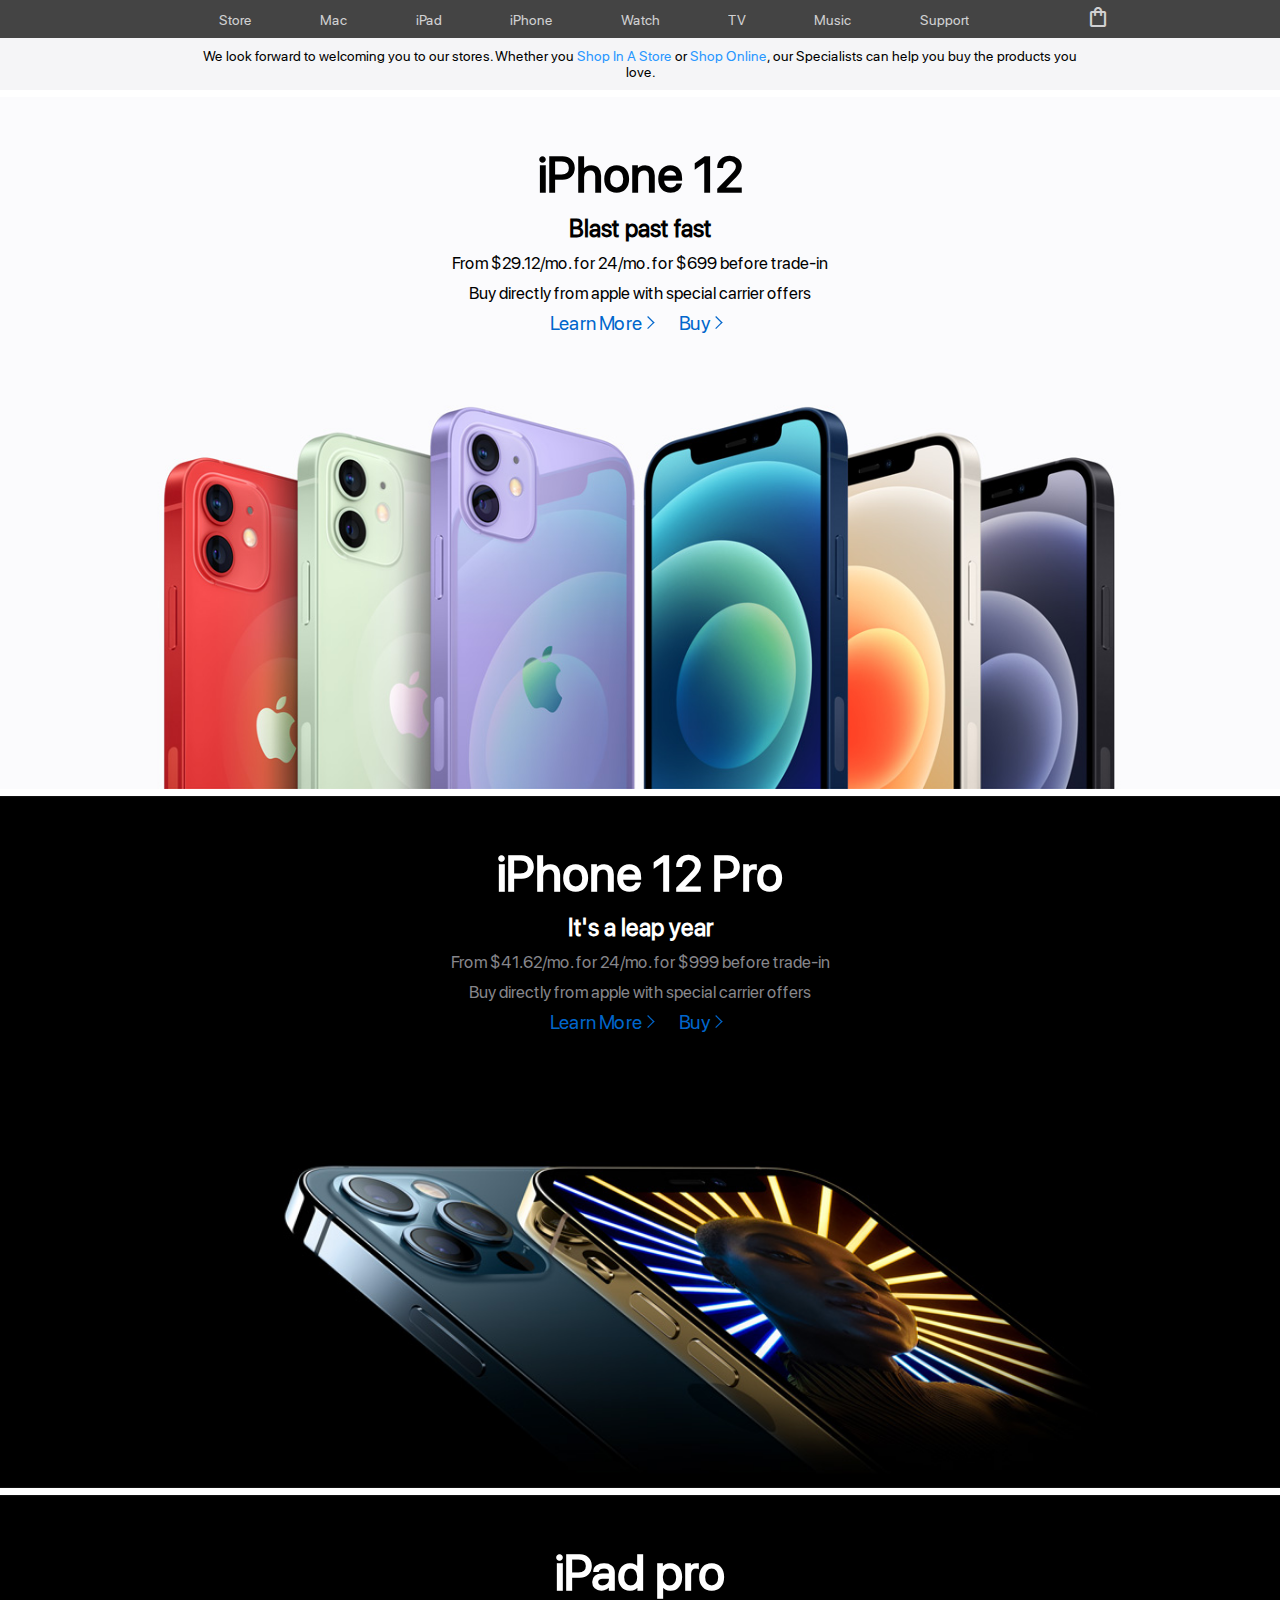
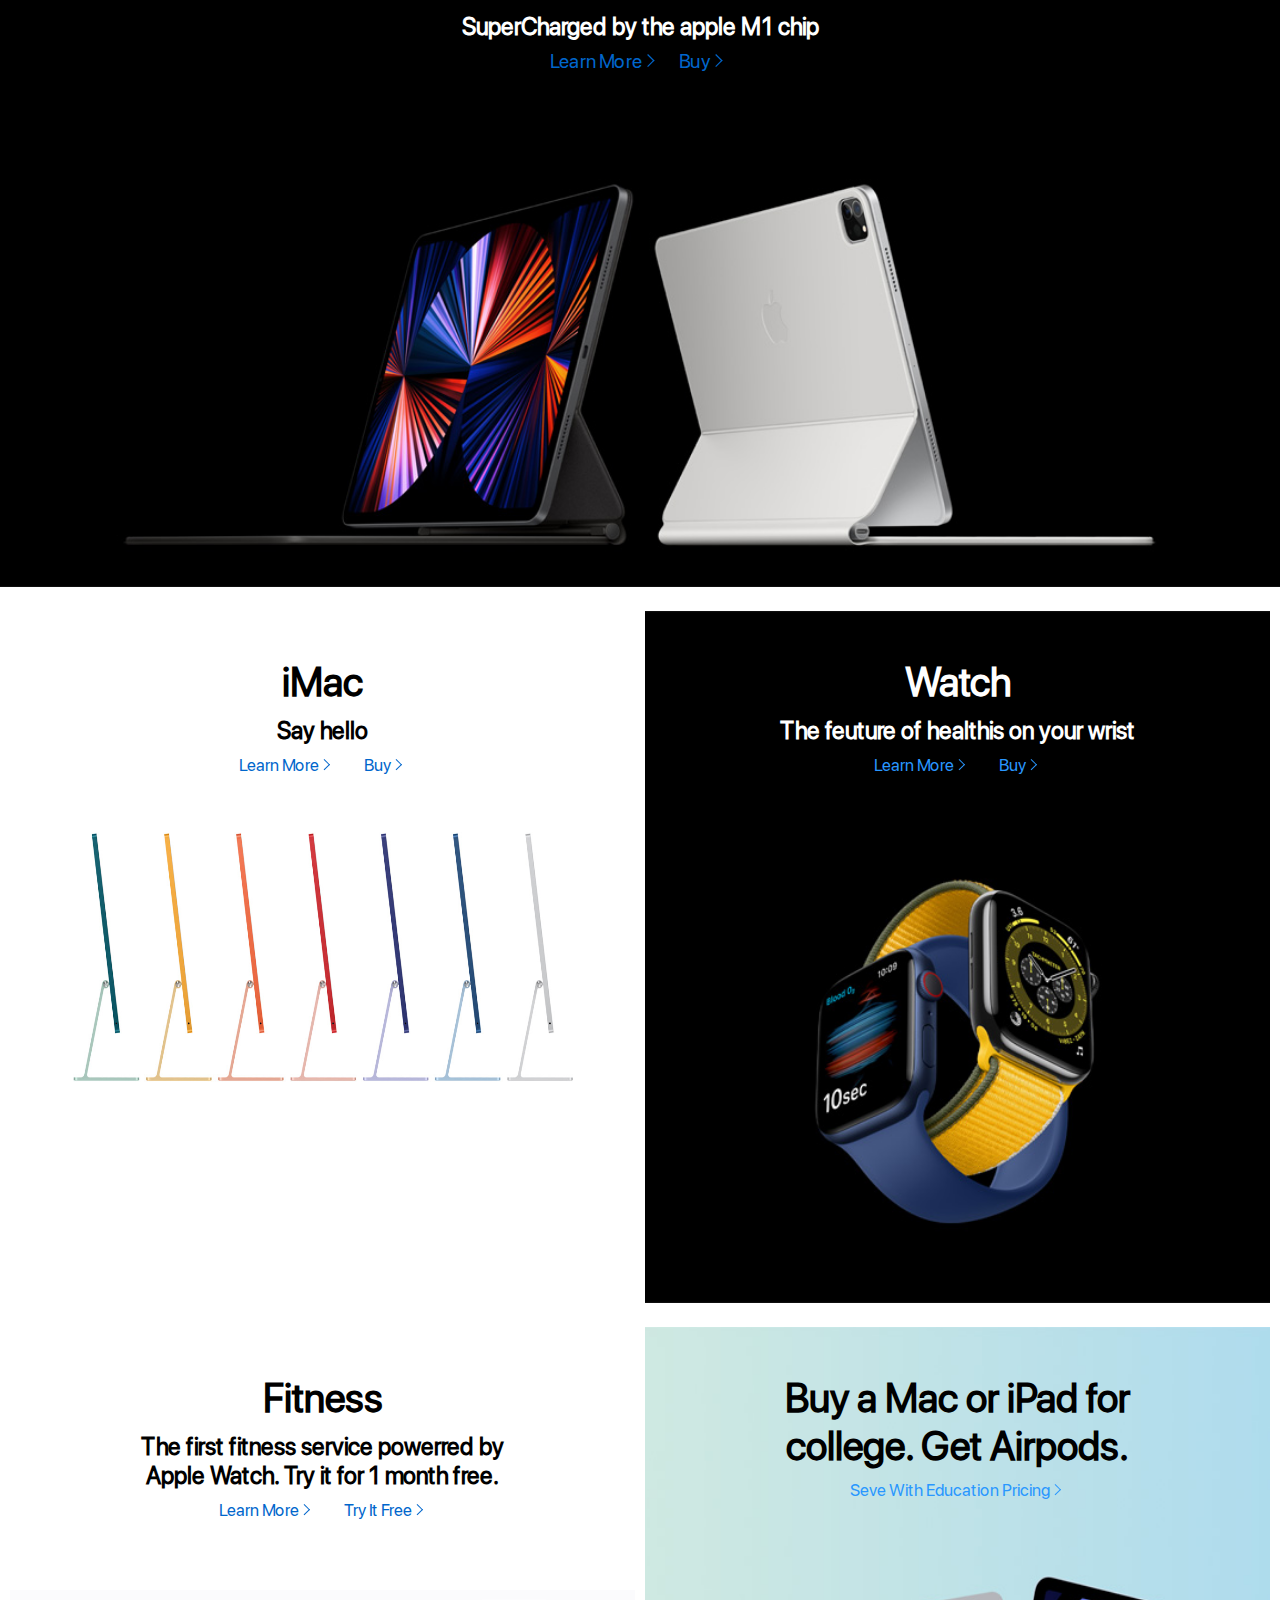
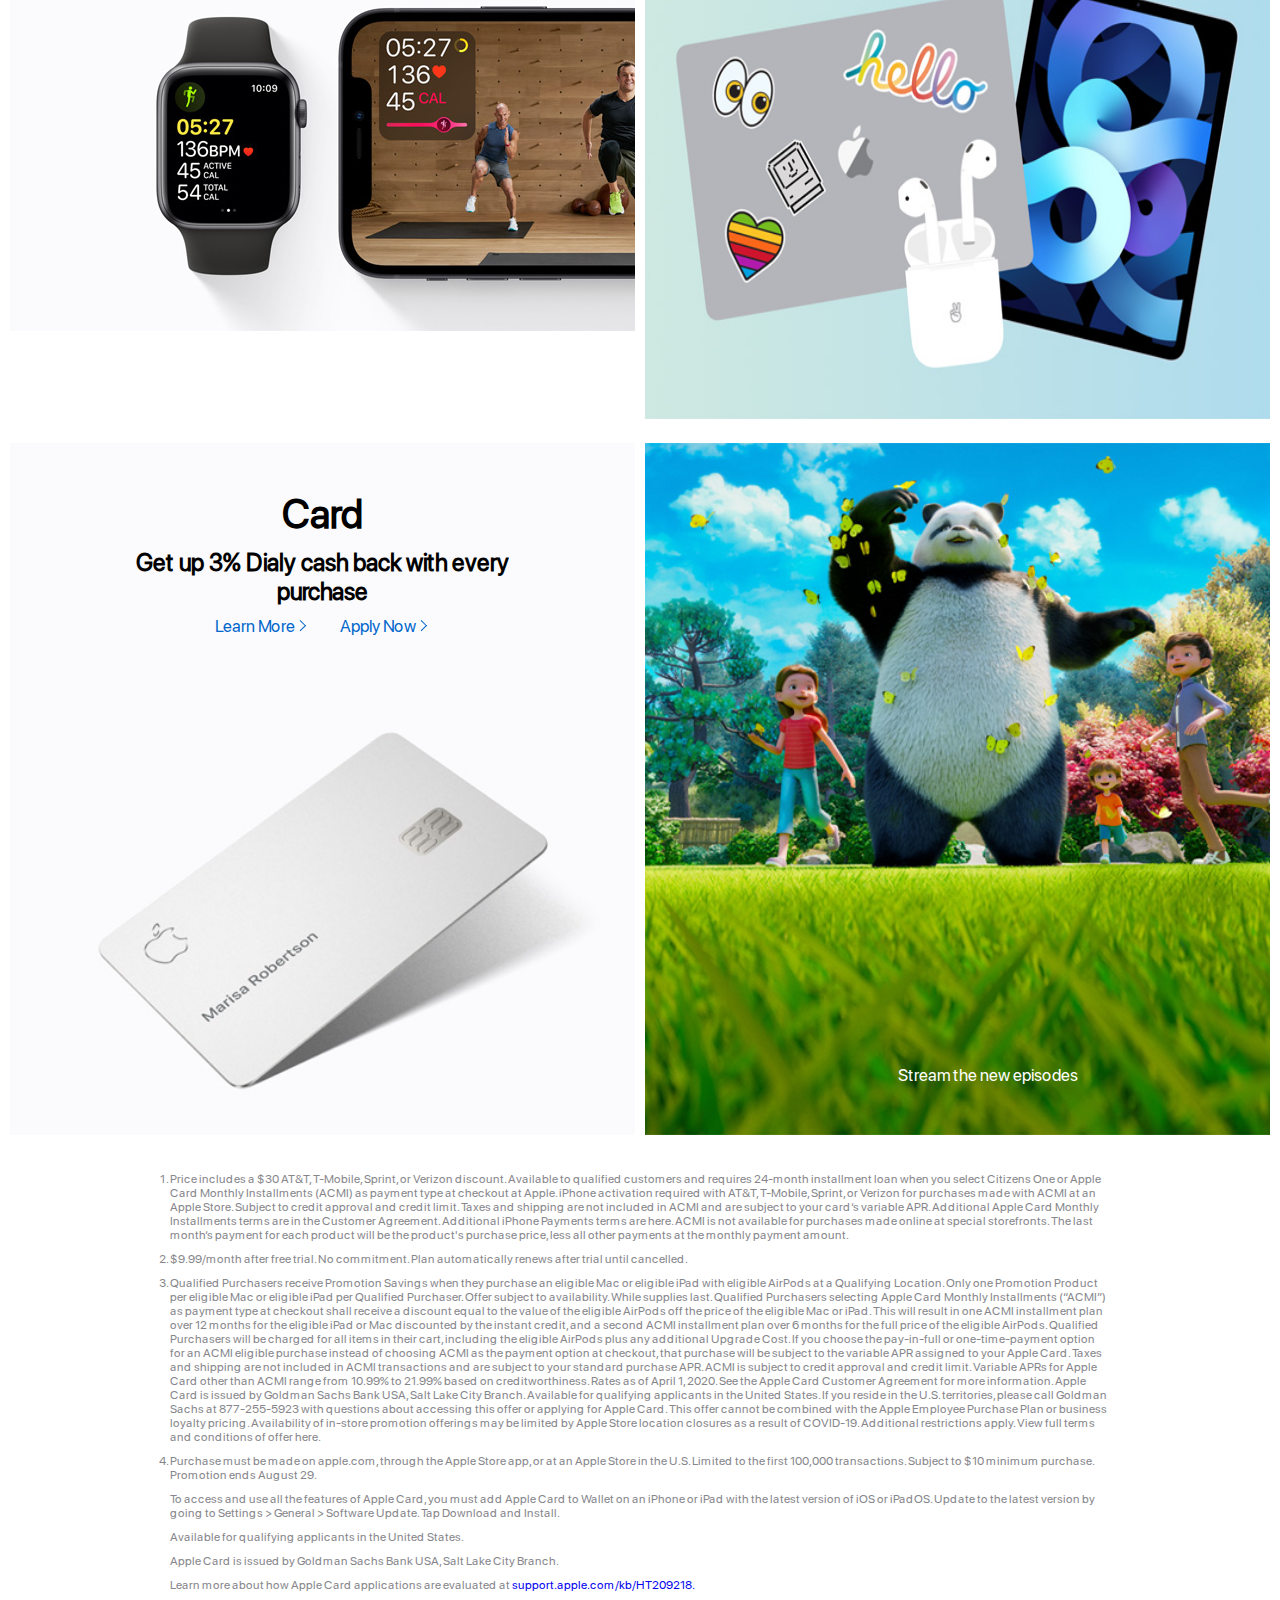
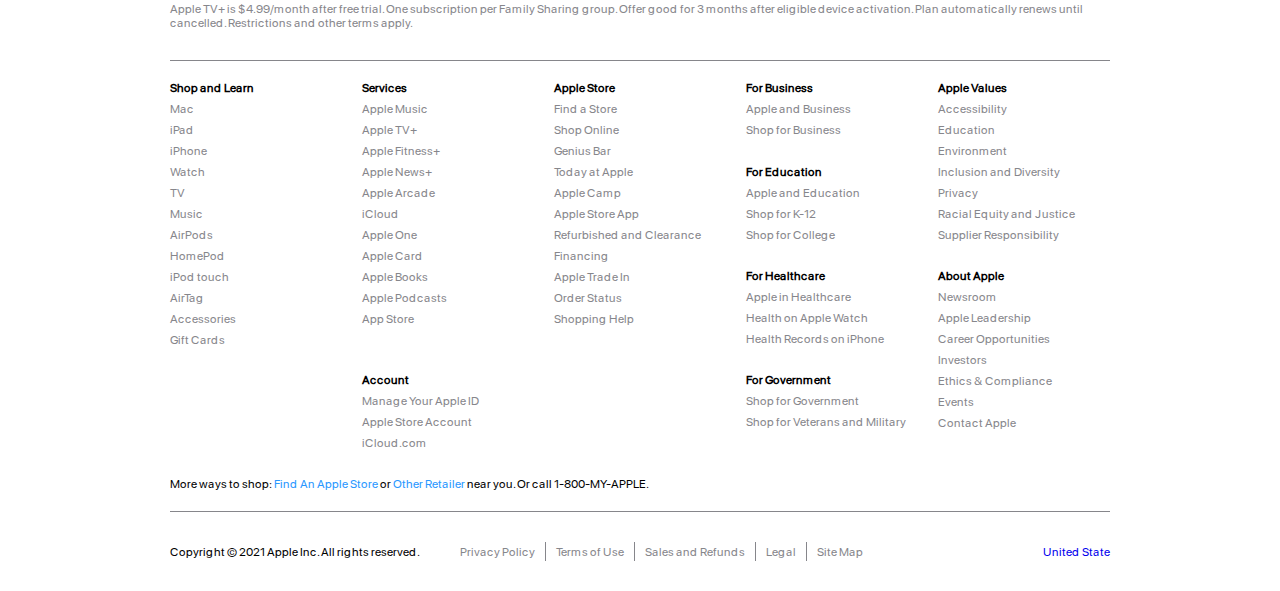
<file: main-page/index.html>
<!DOCTYPE html>
<html lang="en">
  <head>
    <meta charset="UTF-8">
    <meta http-equiv="X-UA-Compatible" content="IE=edge">
    <meta name="viewport" content="width=device-width, initial-scale=1.0">
    <link rel="stylesheet" href="https://kit-free.fontawesome.com/releases/latest/css/free.min.css" media="all">
    <link rel="stylesheet" href="https://fonts.googleapis.com/icon?family=Material+Icons+Outlined">
    <link rel="stylesheet" href="style.css">
    <title>Apple </title>
  </head>
  <body> 
    <header>
      <nav> 
        <div class="logo"> <a href="#"><i class="fab fa-apple"></i></a></div>
        <label for="bars">
          <div></div> 
          <div></div>
        </label>
        <input type="checkbox" id="bars">
        <ul> 
          <li><a href="">Store</a></li>
          <li><a href="">Mac</a></li>
          <li><a href="">iPad</a></li>
          <li><a href="">iPhone</a></li>
          <li><a href="">Watch</a></li>
          <li><a href="">TV</a></li>
          <li><a href="">Music</a></li>
          <li><a href="">Support</a></li>
          <li><i class="fas fa-search"></i></li>
        </ul>
        <div class="bag"> <span class="material-icons-outlined">shopping_bag</span></div>
      </nav>
    </header>
    <main>
      <section class="welcoming-darker">
        <p>We look forward to welcoming you  to our stores. Whether you <a class="lighter-link" href="#">shop in a store</a> or <a class="lighter-link" href="#">shop online</a>, our Specialists can help you buy the products you love.</p>
      </section>
            <section class="main-sections" id="iPhone-12-section"><a class="click-section" href="#"> </a>
              <div class="content"> 
                <h2>iPhone 12</h2>
                <p>Blast past fast</p>
                <p>From $29.12/mo. for 24/mo. for $699 before trade-in</p>
                <p>Buy directly from apple with special carrier offers</p>
                <div class="links"><a class="darker-link-big" href="#">learn more </a> <a class="darker-link-big" href="#">buy</a> </div>
              </div>
              <figure></figure>
            </section>
            <section class="main-sections" id="iPhone-12-Pro-section"><a class="click-section" href="#"> </a>
              <div class="content"> 
                <h2>iPhone 12 Pro</h2>
                <p>It's a leap year</p>
                <p>From $41.62/mo. for 24/mo. for $999 before trade-in</p>
                <p>Buy directly from apple with special carrier offers</p>
                <div class="links"><a class="lighter-link-big" href="#">learn more </a> <a class="lighter-link-big" href="#">buy</a> </div>
              </div>
              <figure></figure>
            </section>
            <section class="main-sections" id="iPad-pro-section"><a class="click-section" href="#"> </a>
              <div class="content"> 
                <h2>iPad pro</h2>
                <p>SuperCharged by the apple M1 chip</p>
                <div class="links"><a class="lighter-link-big" href="#">learn more </a> <a class="lighter-link-big" href="#">buy</a> </div>
              </div>
              <figure></figure>
            </section>
      <section id="products">
        <div class="wrapper">
                    <section class="product-sections" id="iMac-section"><a class="click-section" href="#"></a>
                      <div class="content">
                        <h3>iMac</h3>
                        <p>Say hello</p>
                        <div class="links"> <a class="darker-link" href="#">Learn More</a><a class="darker-link" href="#">Buy</a>
                        </div>
                      </div>
                      <figure>     </figure>
                    </section>
                    <section class="product-sections" id="Watch-section"><a class="click-section" href="#"></a>
                      <div class="content">
                        <h3>Watch</h3>
                        <p>The feuture of healthis on your wrist</p>
                        <div class="links"> <a class="lighter-link" href="#">Learn More</a><a class="lighter-link" href="#">Buy</a>
                        </div>
                      </div>
                      <figure>     </figure>
                    </section>
                    <section class="product-sections" id="Fitness-section"><a class="click-section" href="#"></a>
                      <div class="content">
                        <h3>Fitness</h3>
                        <p>The first fitness service powerred by Apple Watch. Try it for 1 month free.</p>
                        <div class="links"> <a class="darker-link" href="#">Learn More</a><a class="darker-link" href="#">Try it free</a>
                        </div>
                      </div>
                      <figure>     </figure>
                    </section>
                    <section class="product-sections" id="Buy-a-Mac-or-iPad-for-college-Get-Airpods-section"><a class="click-section" href="#"></a>
                      <div class="content">
                        <h3>Buy a Mac or iPad for college. Get Airpods.</h3>
                        <div class="links"> <a class="lighter-link" href="#">Seve with education pricing</a>
                        </div>
                      </div>
                      <figure>     </figure>
                    </section>
                    <section class="product-sections" id="Card-section"><a class="click-section" href="#"></a>
                      <div class="content">
                        <h3>Card</h3>
                        <p>Get up 3% Dialy cash back with every purchase</p>
                        <div class="links"> <a class="darker-link" href="#">Learn More</a><a class="darker-link" href="#">Apply now</a>
                        </div>
                      </div>
                      <figure>     </figure>
                    </section>
                    <section class="product-sections" id="without-title"><a class="click-section" href="#"></a>
                      <div class="content"><a href="#">Stream the new episodes  </a></div>
                      <figure>  </figure>
                    </section>
        </div>
      </section>
    </main>
    <footer>
      <div class="container"> 
        <section class="footer-top"> 
          <article> 
            <ol> 
              <li> 
                <p>Price includes a $30 AT&T, T-Mobile, Sprint, or Verizon discount. Available to qualified customers and requires 24-month installment loan when you select Citizens One or Apple Card Monthly Installments (ACMI) as payment type at checkout at Apple. iPhone activation required with AT&T, T-Mobile, Sprint, or Verizon for purchases made with ACMI at an Apple Store. Subject to credit approval and credit limit. Taxes and shipping are not included in ACMI and are subject to your card’s variable APR. Additional Apple Card Monthly Installments terms are in the Customer Agreement. Additional iPhone Payments terms are here. ACMI is not available for purchases made online at special storefronts. The last month’s payment for each product will be the product's purchase price, less all other payments at the monthly payment amount.</p>
              </li>
              <li> 
                <p>$9.99/month after free trial. No commitment. Plan automatically renews after trial until cancelled.</p>
              </li>
              <li> 
                <p>Qualified Purchasers receive Promotion Savings when they purchase an eligible Mac or eligible iPad with eligible AirPods at a Qualifying Location. Only one Promotion Product per eligible Mac or eligible iPad per Qualified Purchaser. Offer subject to availability. While supplies last. Qualified Purchasers selecting Apple Card Monthly Installments (“ACMI”) as payment type at checkout shall receive a discount equal to the value of the eligible AirPods off the price of the eligible Mac or iPad. This will result in one ACMI installment plan over 12 months for the eligible iPad or Mac discounted by the instant credit, and a second ACMI installment plan over 6 months for the full price of the eligible AirPods. Qualified Purchasers will be charged for all items in their cart, including the eligible AirPods plus any additional Upgrade Cost. If you choose the pay-in-full or one-time-payment option for an ACMI eligible purchase instead of choosing ACMI as the payment option at checkout, that purchase will be subject to the variable APR assigned to your Apple Card. Taxes and shipping are not included in ACMI transactions and are subject to your standard purchase APR. ACMI is subject to credit approval and credit limit. Variable APRs for Apple Card other than ACMI range from 10.99% to 21.99% based on creditworthiness. Rates as of April 1, 2020. See the Apple Card Customer Agreement for more information. Apple Card is issued by Goldman Sachs Bank USA, Salt Lake City Branch. Available for qualifying applicants in the United States. If you reside in the U.S. territories, please call Goldman Sachs at 877-255-5923 with questions about accessing this offer or applying for Apple Card. This offer cannot be combined with the Apple Employee Purchase Plan or business loyalty pricing. Availability of in-store promotion offerings may be limited by Apple Store location closures as a result of COVID-19. Additional restrictions apply. View full terms and conditions of offer here.</p>
              </li>
              <li> 
                <p>Purchase must be made on apple.com, through the Apple Store app, or at an Apple Store in the U.S. Limited to the first 100,000 transactions. Subject to $10 minimum purchase. Promotion ends August 29.</p>
              </li>
            </ol>
            <p>To access and use all the features of Apple Card, you must add Apple Card to Wallet on an iPhone or iPad with the latest version of iOS or iPadOS. Update to the latest version by going to Settings > General > Software Update. Tap Download and Install.</p>
            <p>Available for qualifying applicants in the United States. </p>
            <p>Apple Card is issued by Goldman Sachs Bank USA, Salt Lake City Branch.</p>
            <p>Learn more about how Apple Card applications are evaluated at <a href="#">support.apple.com/kb/HT209218.</a></p>
            <p>Apple TV+ is $4.99/month after free trial. One subscription per Family Sharing group. Offer good for 3 months after eligible device activation. Plan automatically renews until cancelled. Restrictions and other terms apply.</p>
          </article>
        </section>
        <section class="footer-links">
          <div class="wrapper">
                        <div class="Shop-and-Learn">
                          <h5>Shop and Learn</h5>
                          <ul> 
                            <li><a href="Mac">Mac</a></li>
                            <li><a href="iPad">iPad</a></li>
                            <li><a href="iPhone">iPhone</a></li>
                            <li><a href="Watch">Watch</a></li>
                            <li><a href="TV">TV</a></li>
                            <li><a href="Music">Music</a></li>
                            <li><a href="AirPods">AirPods</a></li>
                            <li><a href="HomePod">HomePod</a></li>
                            <li><a href="iPod touch">iPod touch</a></li>
                            <li><a href="AirTag">AirTag</a></li>
                            <li><a href="Accessories">Accessories</a></li>
                            <li><a href="Gift Cards">Gift Cards</a></li>
                          </ul>
                        </div>
                        <div class="Services">
                          <h5>Services</h5>
                          <ul> 
                            <li><a href="Apple Music">Apple Music</a></li>
                            <li><a href="Apple TV+">Apple TV+</a></li>
                            <li><a href="Apple Fitness+">Apple Fitness+</a></li>
                            <li><a href="Apple News+">Apple News+</a></li>
                            <li><a href="Apple Arcade">Apple Arcade</a></li>
                            <li><a href="iCloud">iCloud</a></li>
                            <li><a href="Apple One">Apple One</a></li>
                            <li><a href="Apple Card">Apple Card</a></li>
                            <li><a href="Apple Books">Apple Books</a></li>
                            <li><a href="Apple Podcasts">Apple Podcasts</a></li>
                            <li><a href="App Store">App Store</a></li>
                          </ul>
                        </div>
                        <div class="Account">
                          <h5>Account</h5>
                          <ul> 
                            <li><a href="Manage Your Apple ID">Manage Your Apple ID</a></li>
                            <li><a href="Apple Store Account">Apple Store Account</a></li>
                            <li><a href="iCloud.com">iCloud.com</a></li>
                          </ul>
                        </div>
                        <div class="Apple-Store">
                          <h5>Apple Store</h5>
                          <ul> 
                            <li><a href="Find a Store">Find a Store</a></li>
                            <li><a href="Shop Online">Shop Online</a></li>
                            <li><a href="Genius Bar">Genius Bar</a></li>
                            <li><a href="Today at Apple">Today at Apple</a></li>
                            <li><a href="Apple Camp">Apple Camp</a></li>
                            <li><a href="Apple Store App">Apple Store App</a></li>
                            <li><a href="Refurbished and Clearance">Refurbished and Clearance</a></li>
                            <li><a href="Financing">Financing</a></li>
                            <li><a href="Apple Trade In">Apple Trade In</a></li>
                            <li><a href="Order Status">Order Status</a></li>
                            <li><a href="Shopping Help">Shopping Help</a></li>
                          </ul>
                        </div>
                        <div class="For-Business">
                          <h5>For Business</h5>
                          <ul> 
                            <li><a href="Apple and Business">Apple and Business</a></li>
                            <li><a href="Shop for Business">Shop for Business</a></li>
                          </ul>
                        </div>
                        <div class="For-Education">
                          <h5>For Education</h5>
                          <ul> 
                            <li><a href="Apple and Education">Apple and Education</a></li>
                            <li><a href="Shop for K-12">Shop for K-12</a></li>
                            <li><a href="Shop for College">Shop for College</a></li>
                          </ul>
                        </div>
                        <div class="For-Healthcare">
                          <h5>For Healthcare</h5>
                          <ul> 
                            <li><a href="Apple in Healthcare">Apple in Healthcare</a></li>
                            <li><a href="Health on Apple Watch">Health on Apple Watch</a></li>
                            <li><a href="Health Records on iPhone">Health Records on iPhone</a></li>
                          </ul>
                        </div>
                        <div class="For-Government">
                          <h5>For Government</h5>
                          <ul> 
                            <li><a href="Shop for Government">Shop for Government</a></li>
                            <li><a href="Shop for Veterans and Military">Shop for Veterans and Military</a></li>
                          </ul>
                        </div>
                        <div class="Apple-Values">
                          <h5>Apple Values</h5>
                          <ul> 
                            <li><a href="Accessibility">Accessibility</a></li>
                            <li><a href="Education">Education</a></li>
                            <li><a href="Environment">Environment</a></li>
                            <li><a href="Inclusion and Diversity">Inclusion and Diversity</a></li>
                            <li><a href="Privacy">Privacy</a></li>
                            <li><a href="Racial Equity and Justice">Racial Equity and Justice</a></li>
                            <li><a href="Supplier Responsibility">Supplier Responsibility</a></li>
                          </ul>
                        </div>
                        <div class="About-Apple">
                          <h5>About Apple</h5>
                          <ul> 
                            <li><a href="Newsroom">Newsroom</a></li>
                            <li><a href="Apple Leadership">Apple Leadership</a></li>
                            <li><a href="Career Opportunities">Career Opportunities</a></li>
                            <li><a href="Investors">Investors</a></li>
                            <li><a href="Ethics &amp; Compliance">Ethics &amp; Compliance</a></li>
                            <li><a href="Events">Events</a></li>
                            <li><a href="Contact Apple">Contact Apple</a></li>
                          </ul>
                        </div>
          </div>
          <p>More ways to shop: <a class="lighter-link" href="#">Find an Apple Store</a> or <a class="lighter-link" href="#">other retailer</a> near you. Or call 1-800-MY-APPLE.</p>
        </section>
        <section class="footer-bottom"> 
          <p>Copyright © 2021 Apple Inc. All rights reserved.</p>
          <ul> 
            <li> <a href="#Privacy Policy">Privacy Policy</a></li>
            <li> <a href="#Terms of Use">Terms of Use</a></li>
            <li> <a href="#Sales and Refunds">Sales and Refunds</a></li>
            <li> <a href="#Legal">Legal</a></li>
            <li> <a href="#Site Map">Site Map</a></li>
          </ul>
          <p><a href="#">United State</a></p>
        </section>
      </div>
    </footer>
  </body>
</html>
</file>
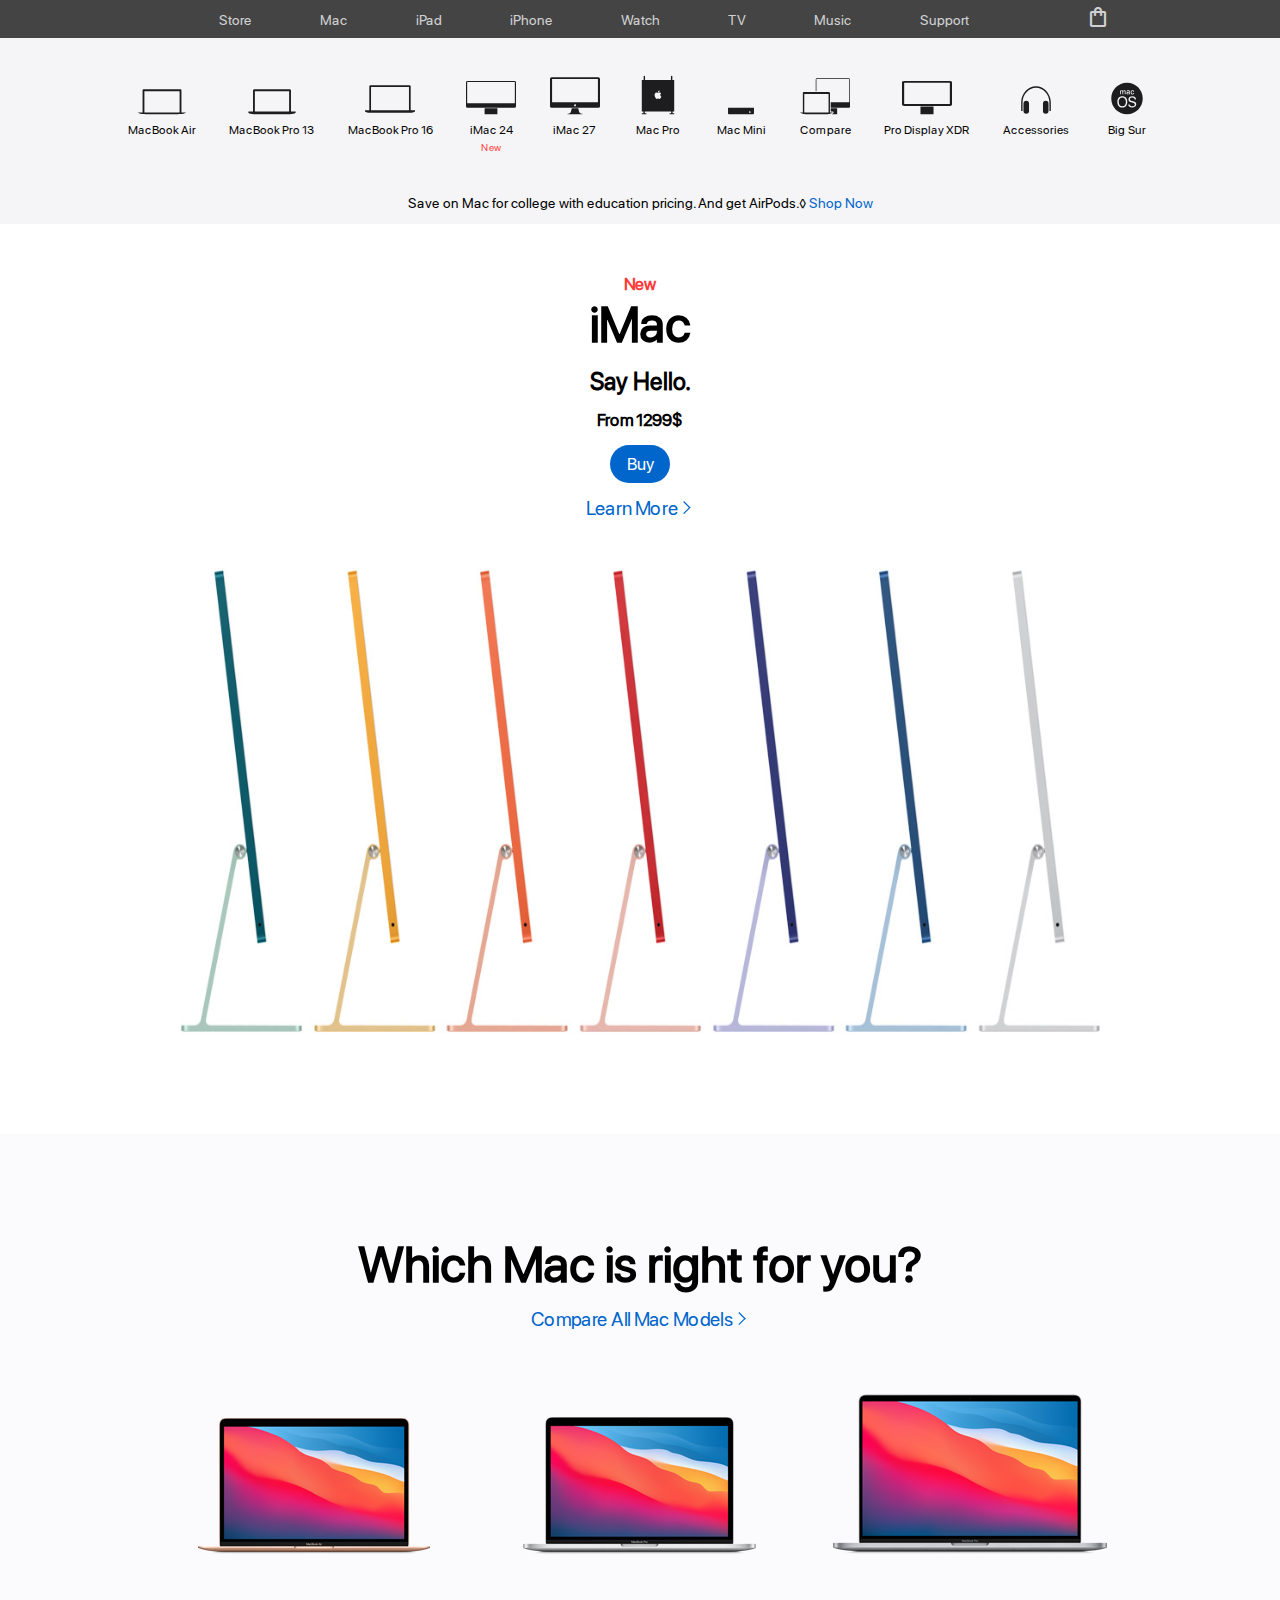
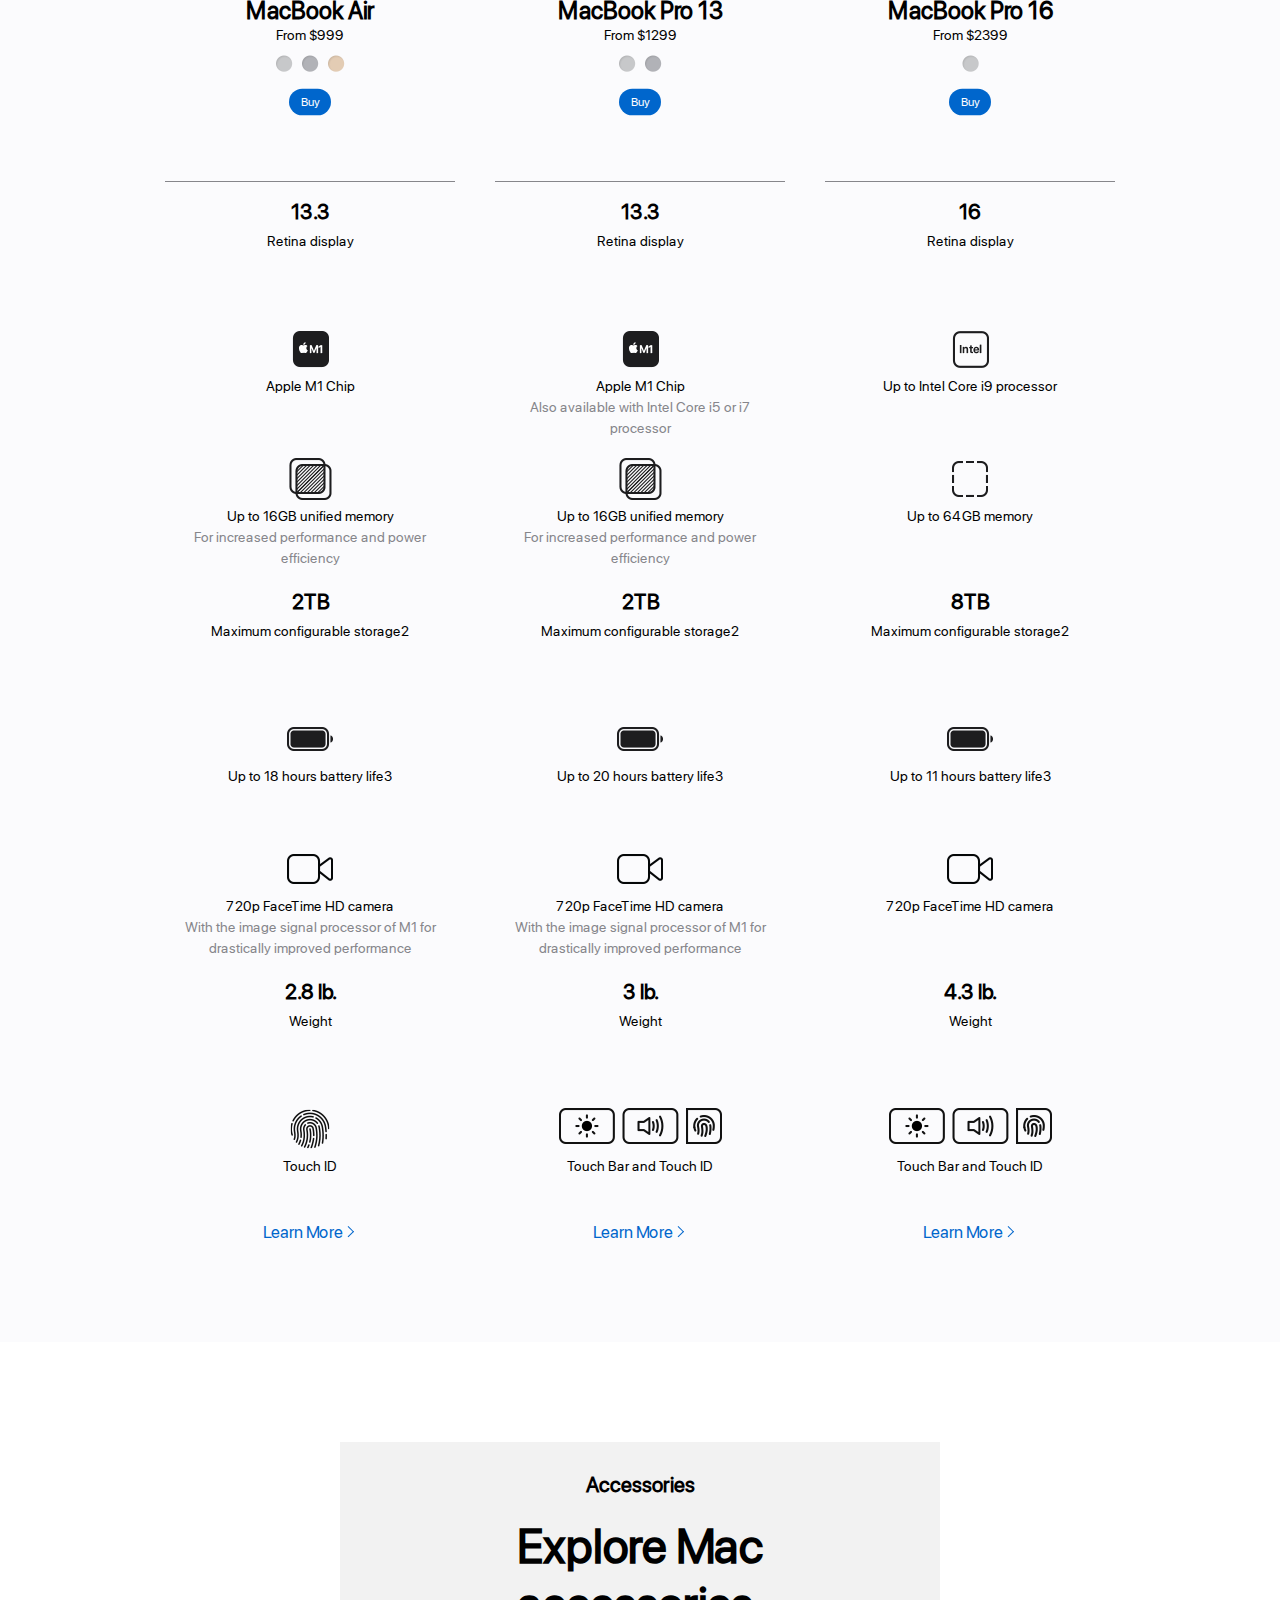
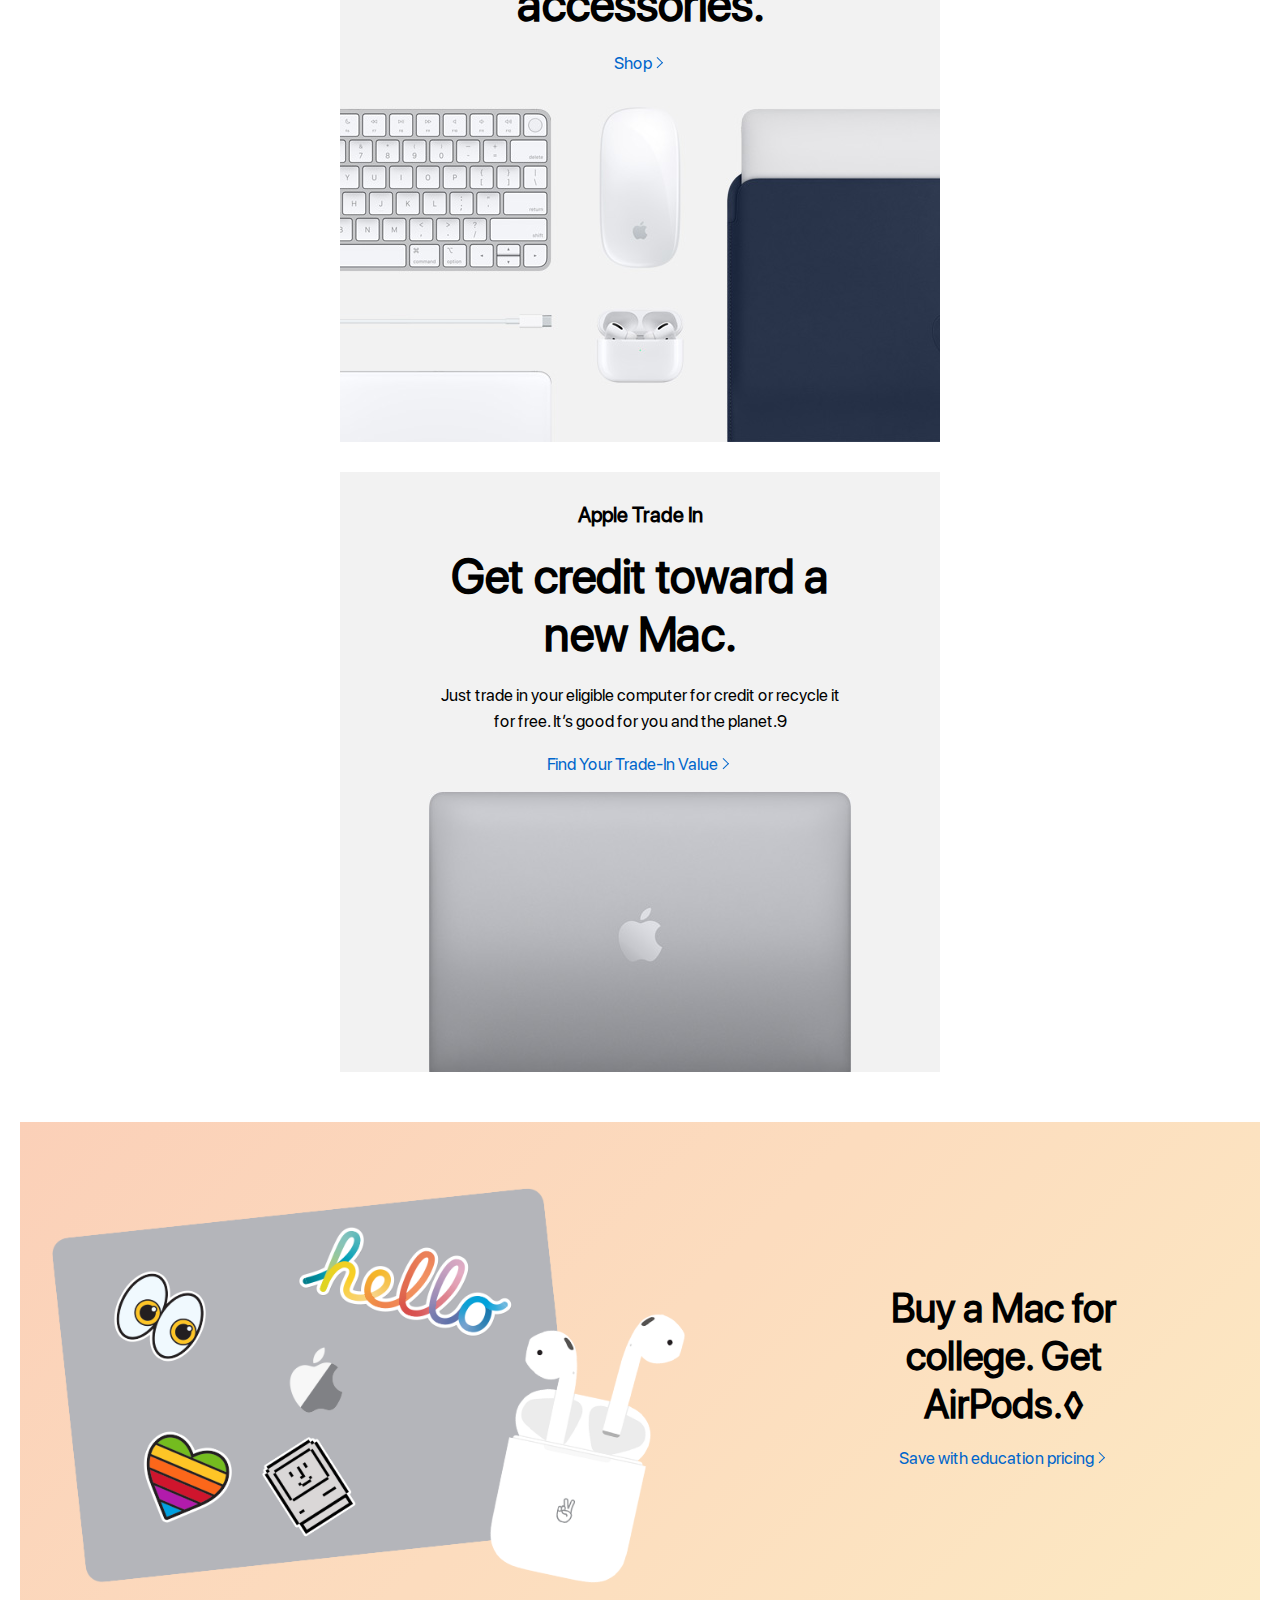
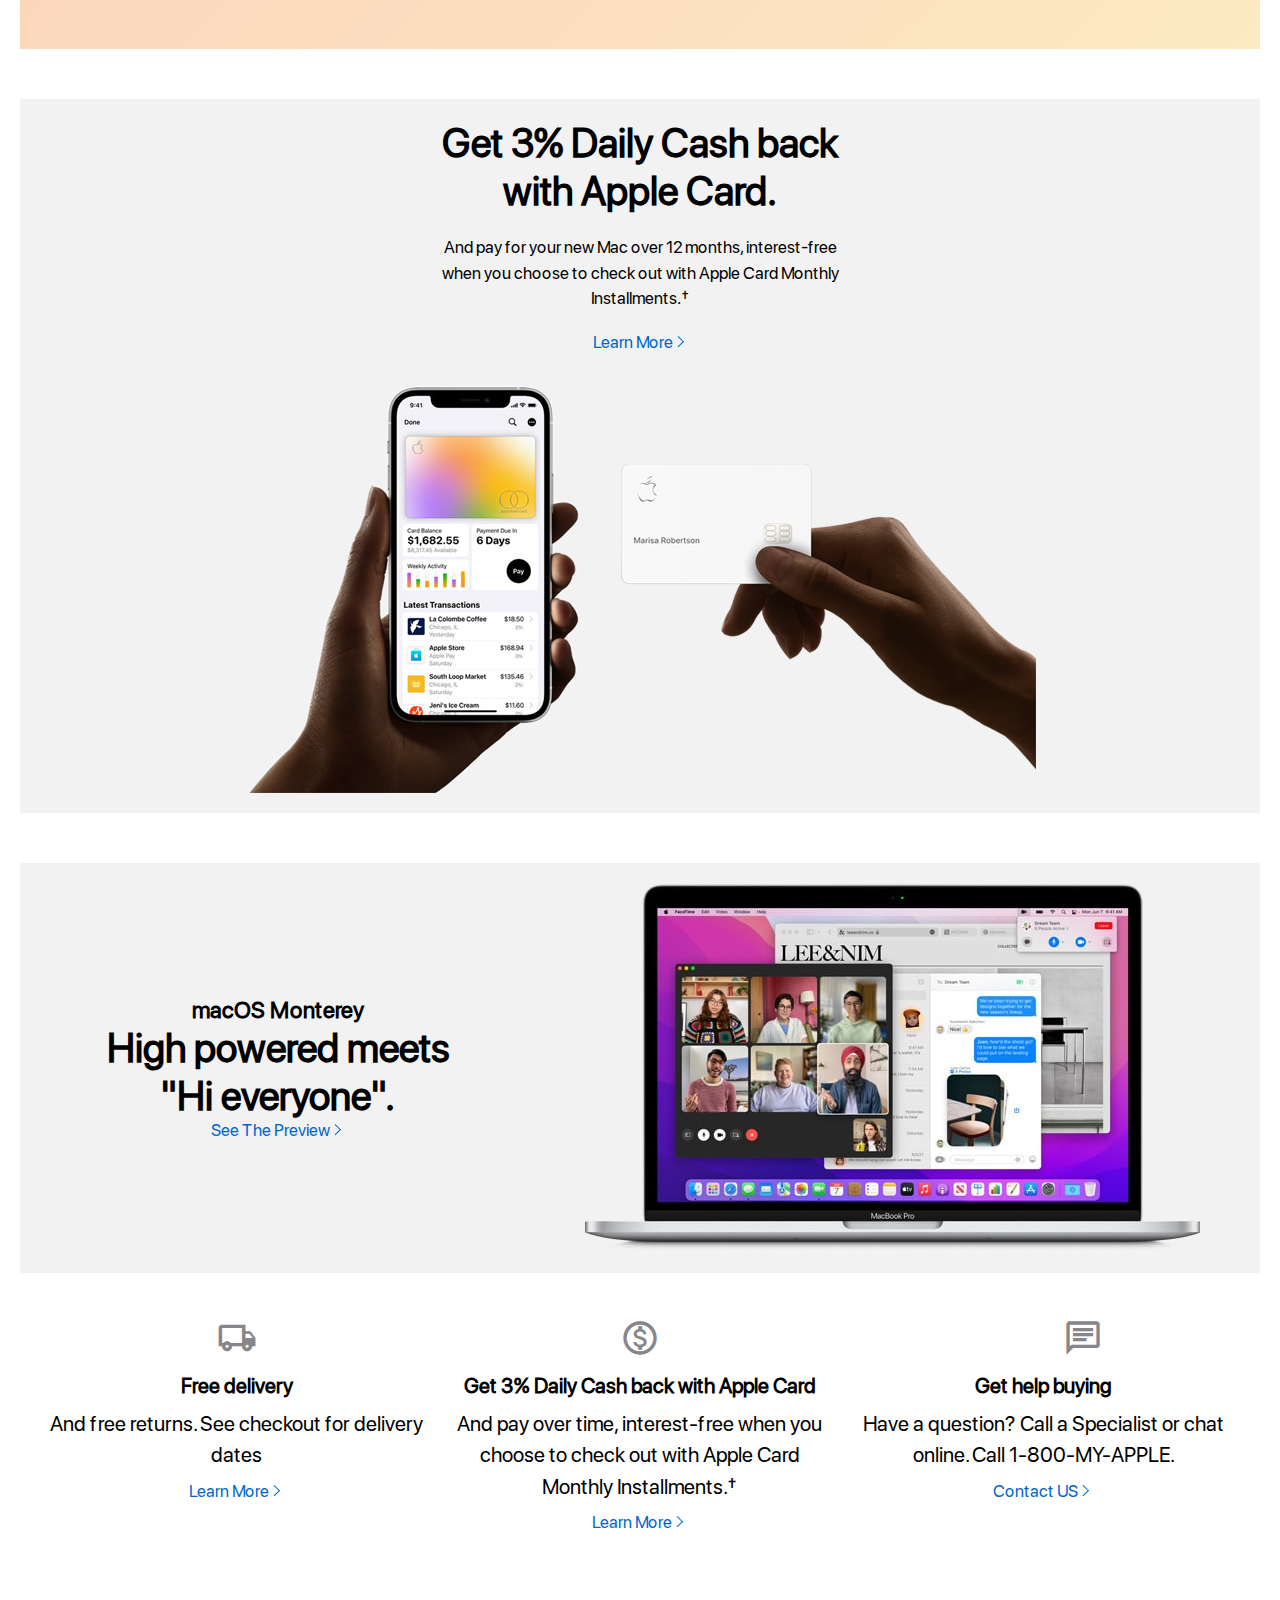
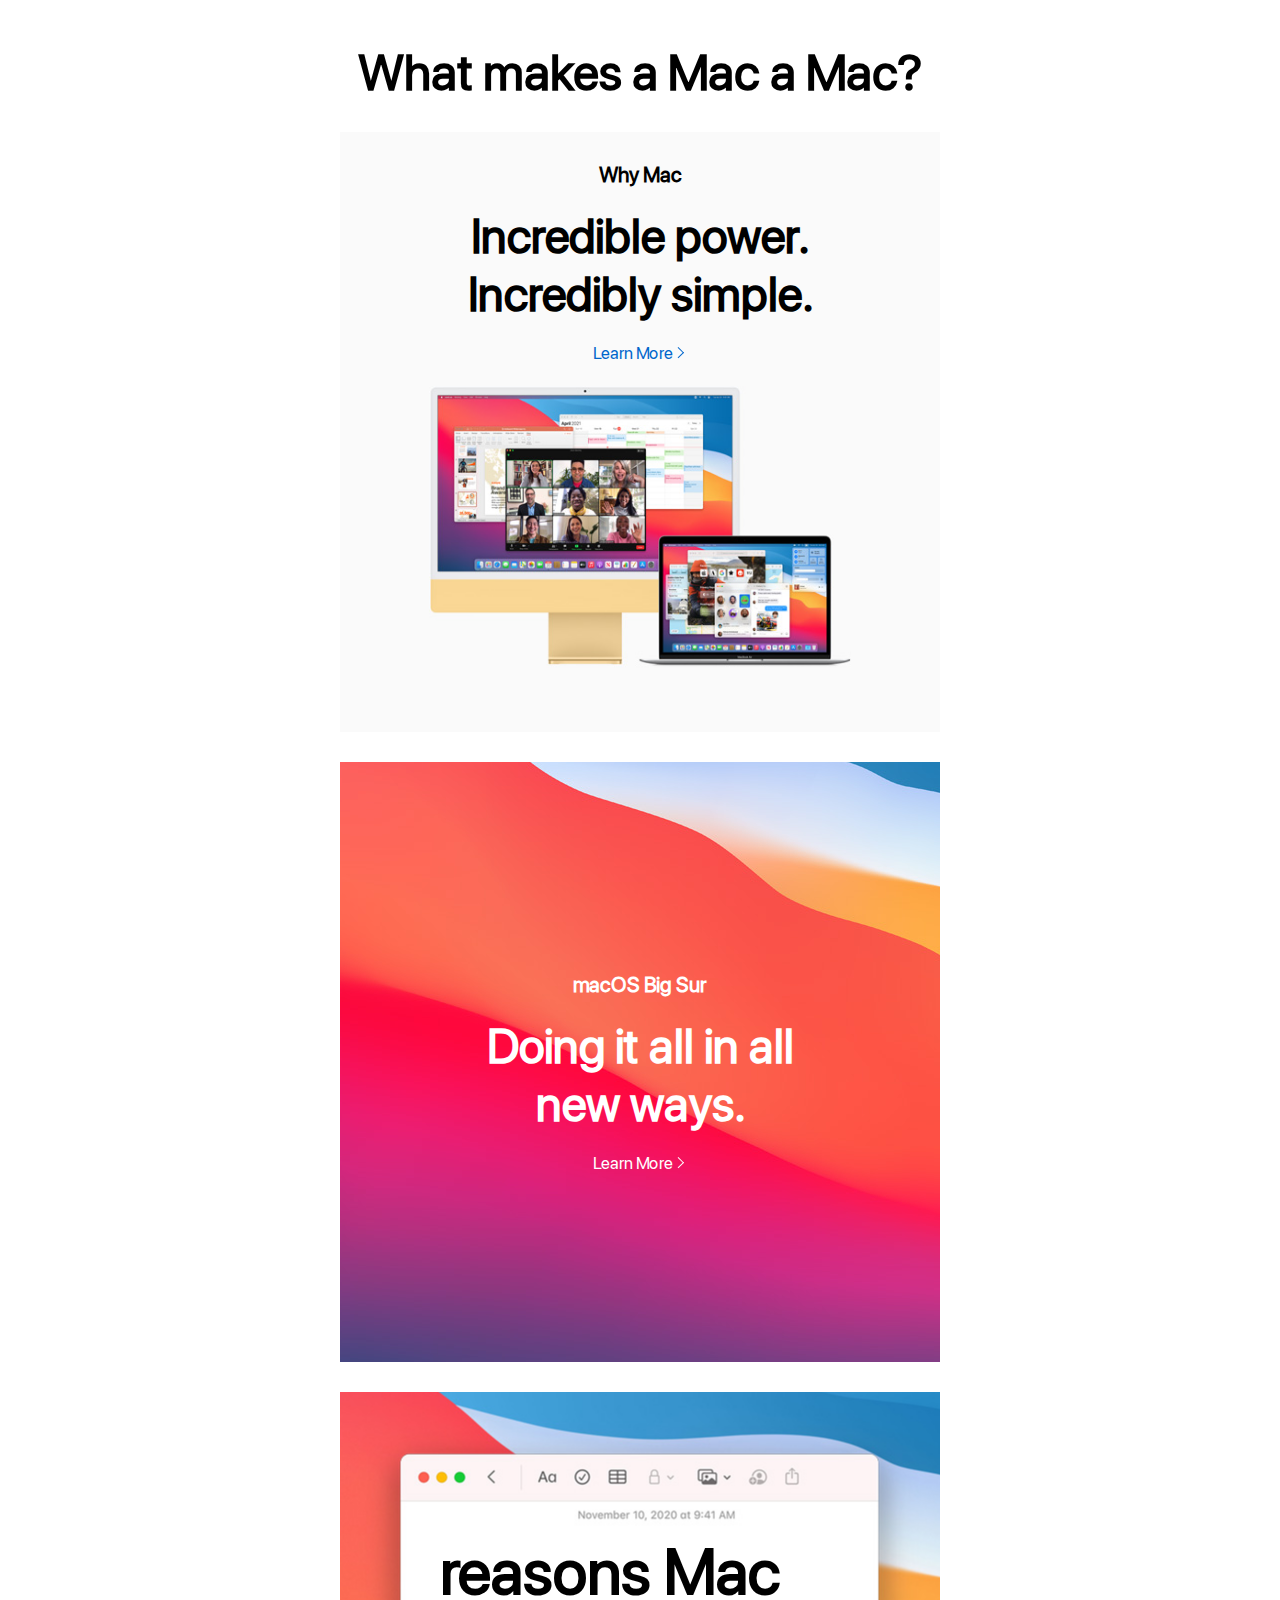
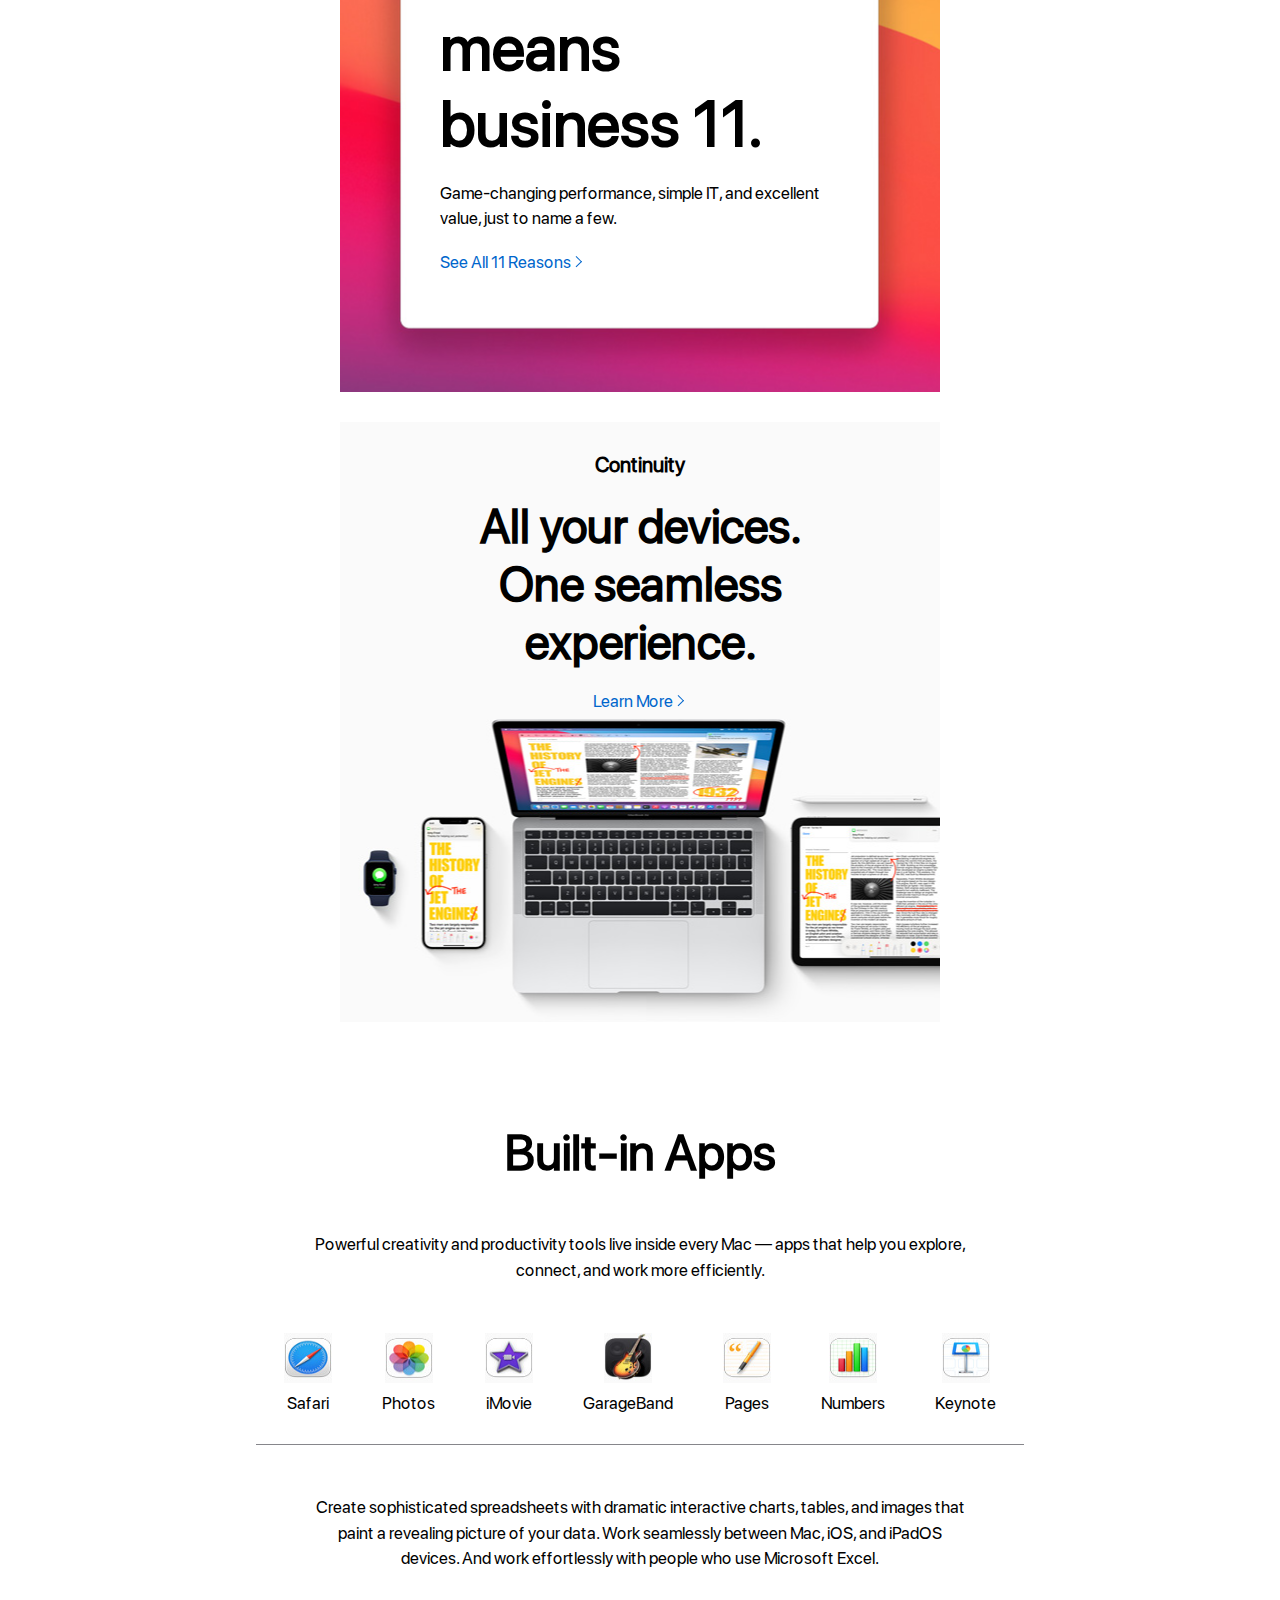
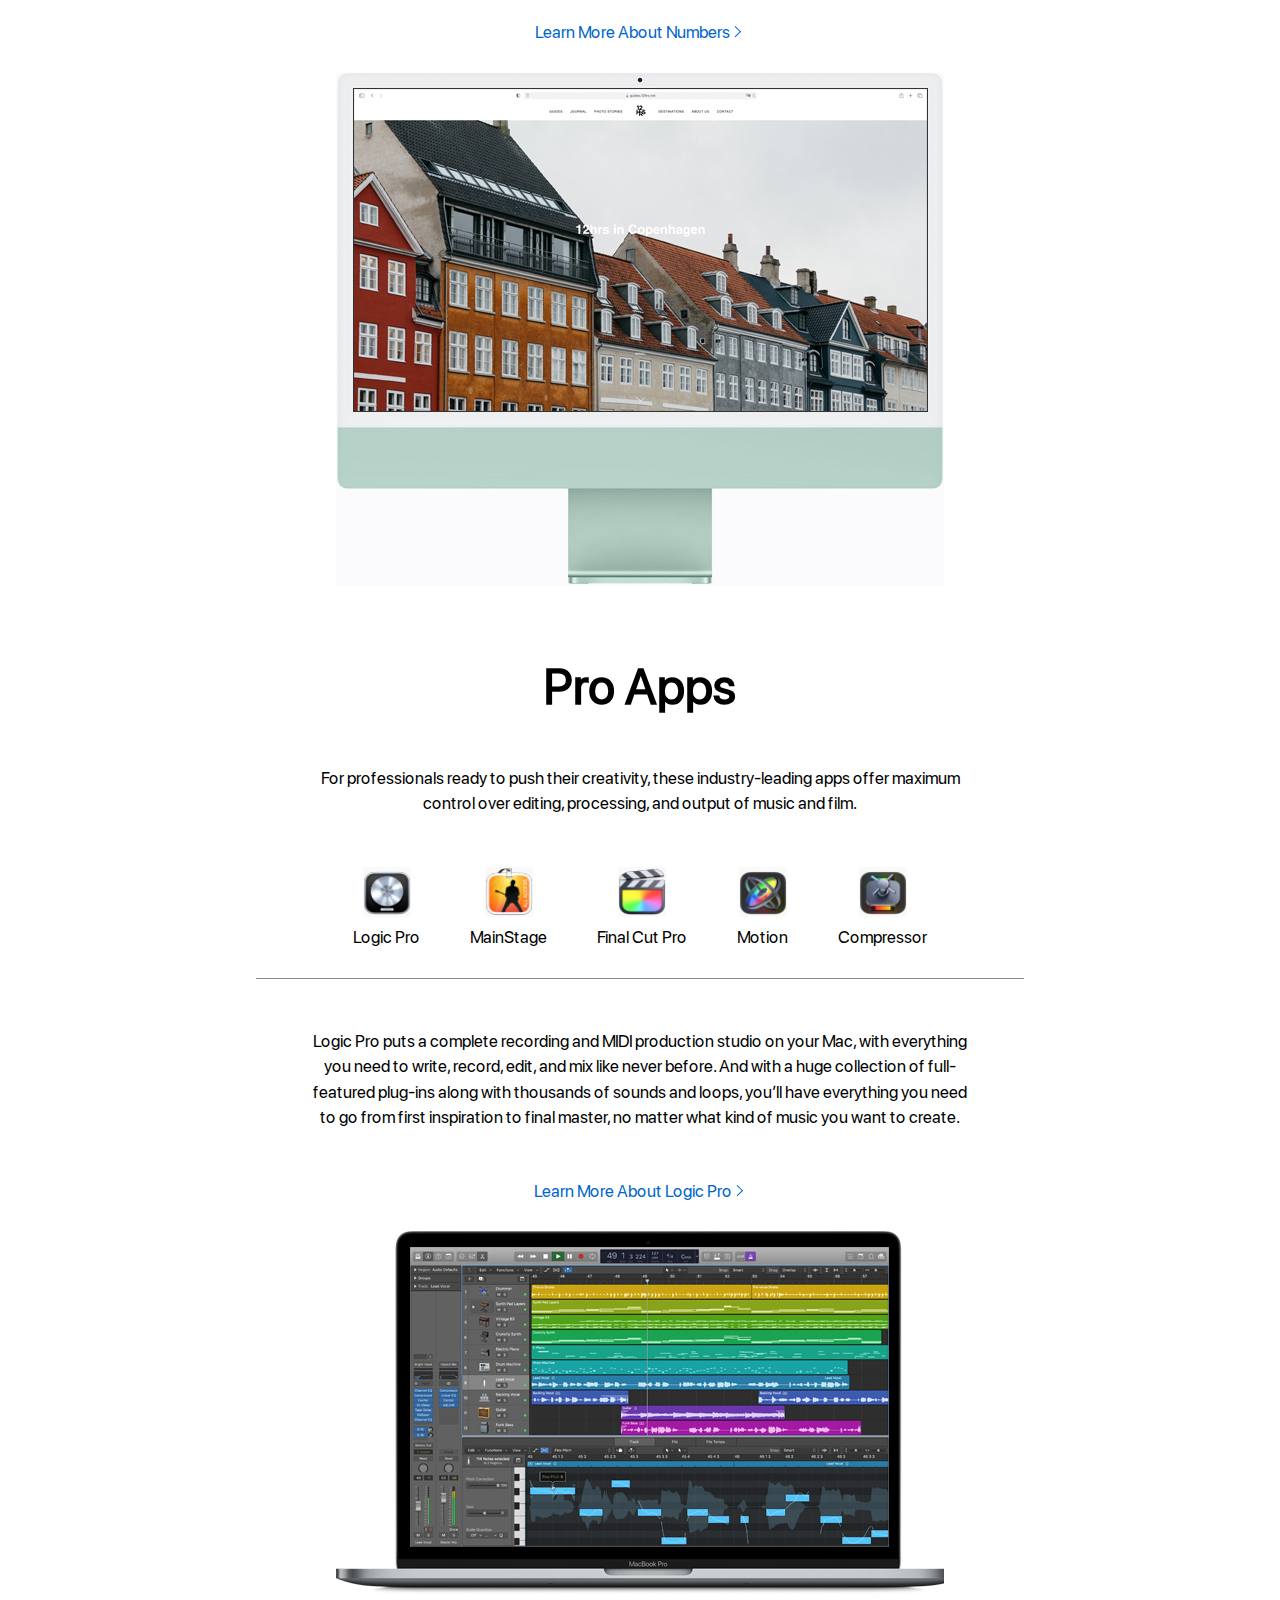
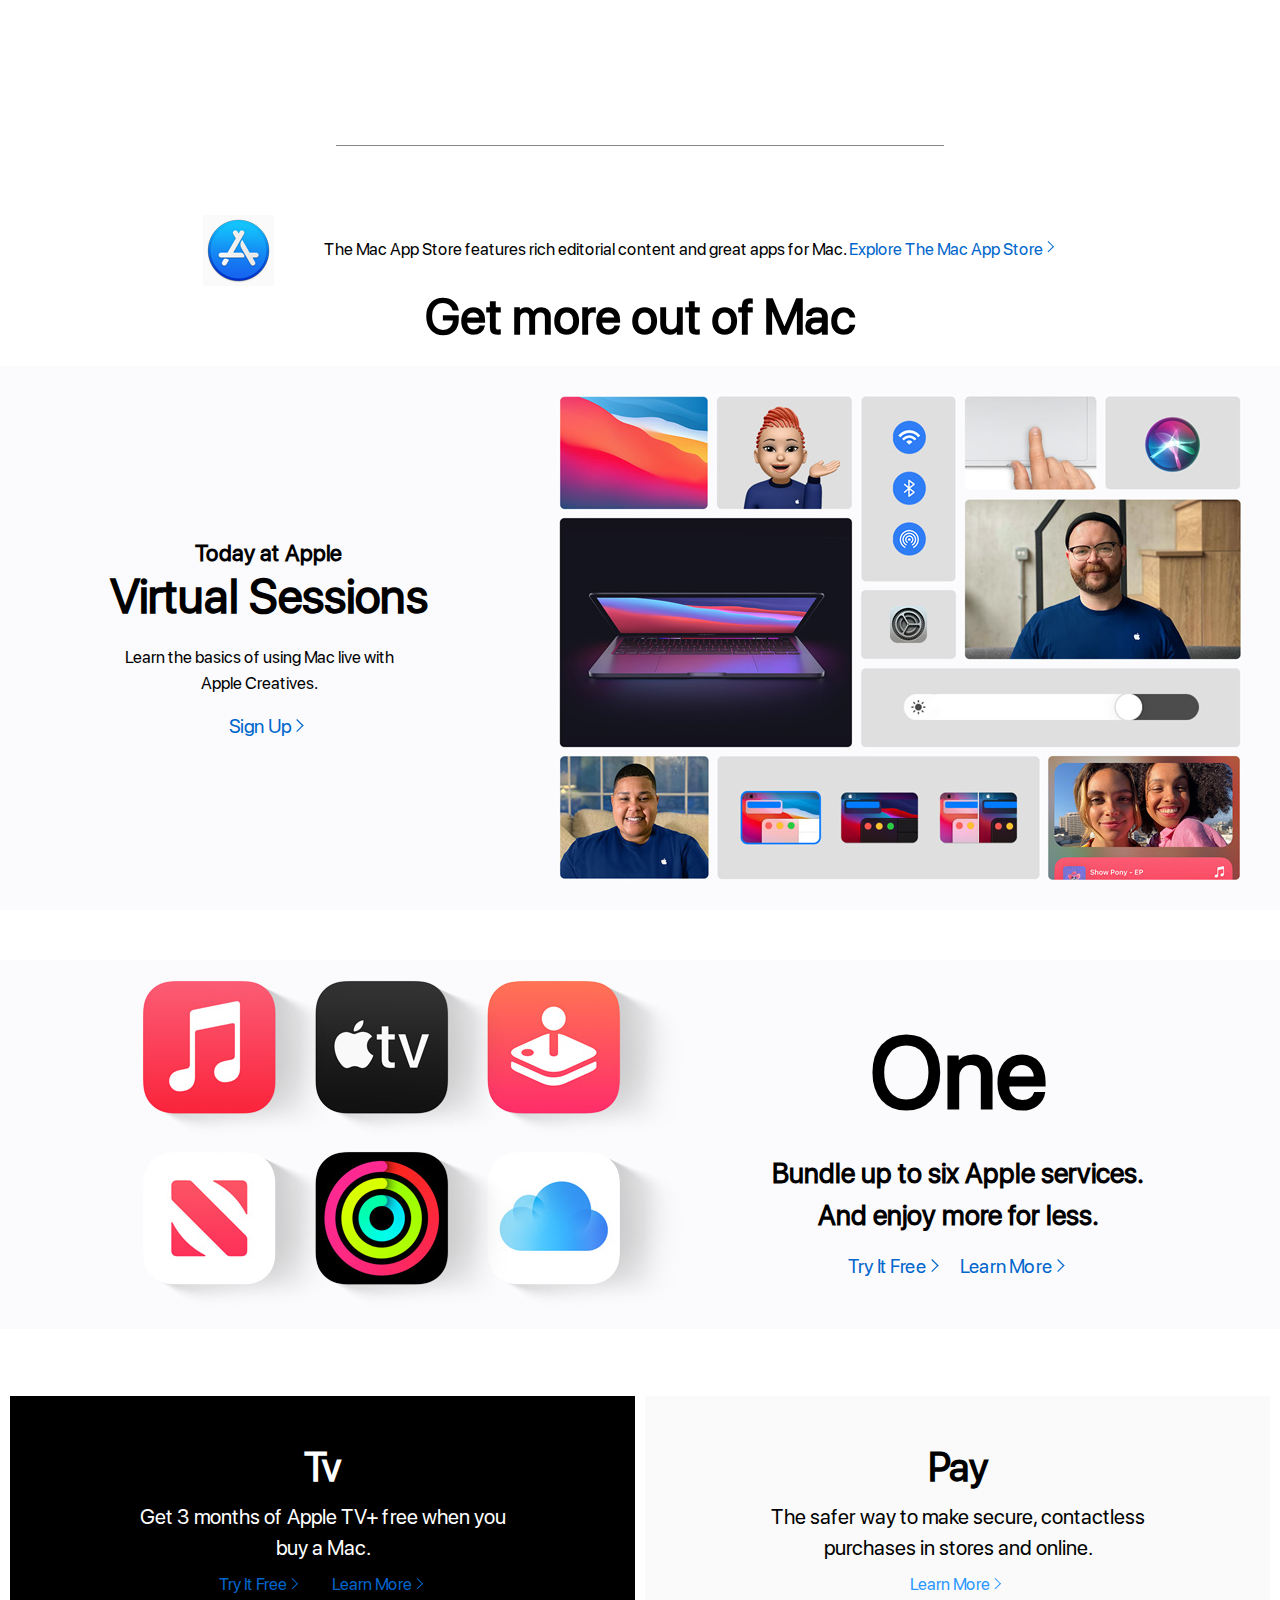
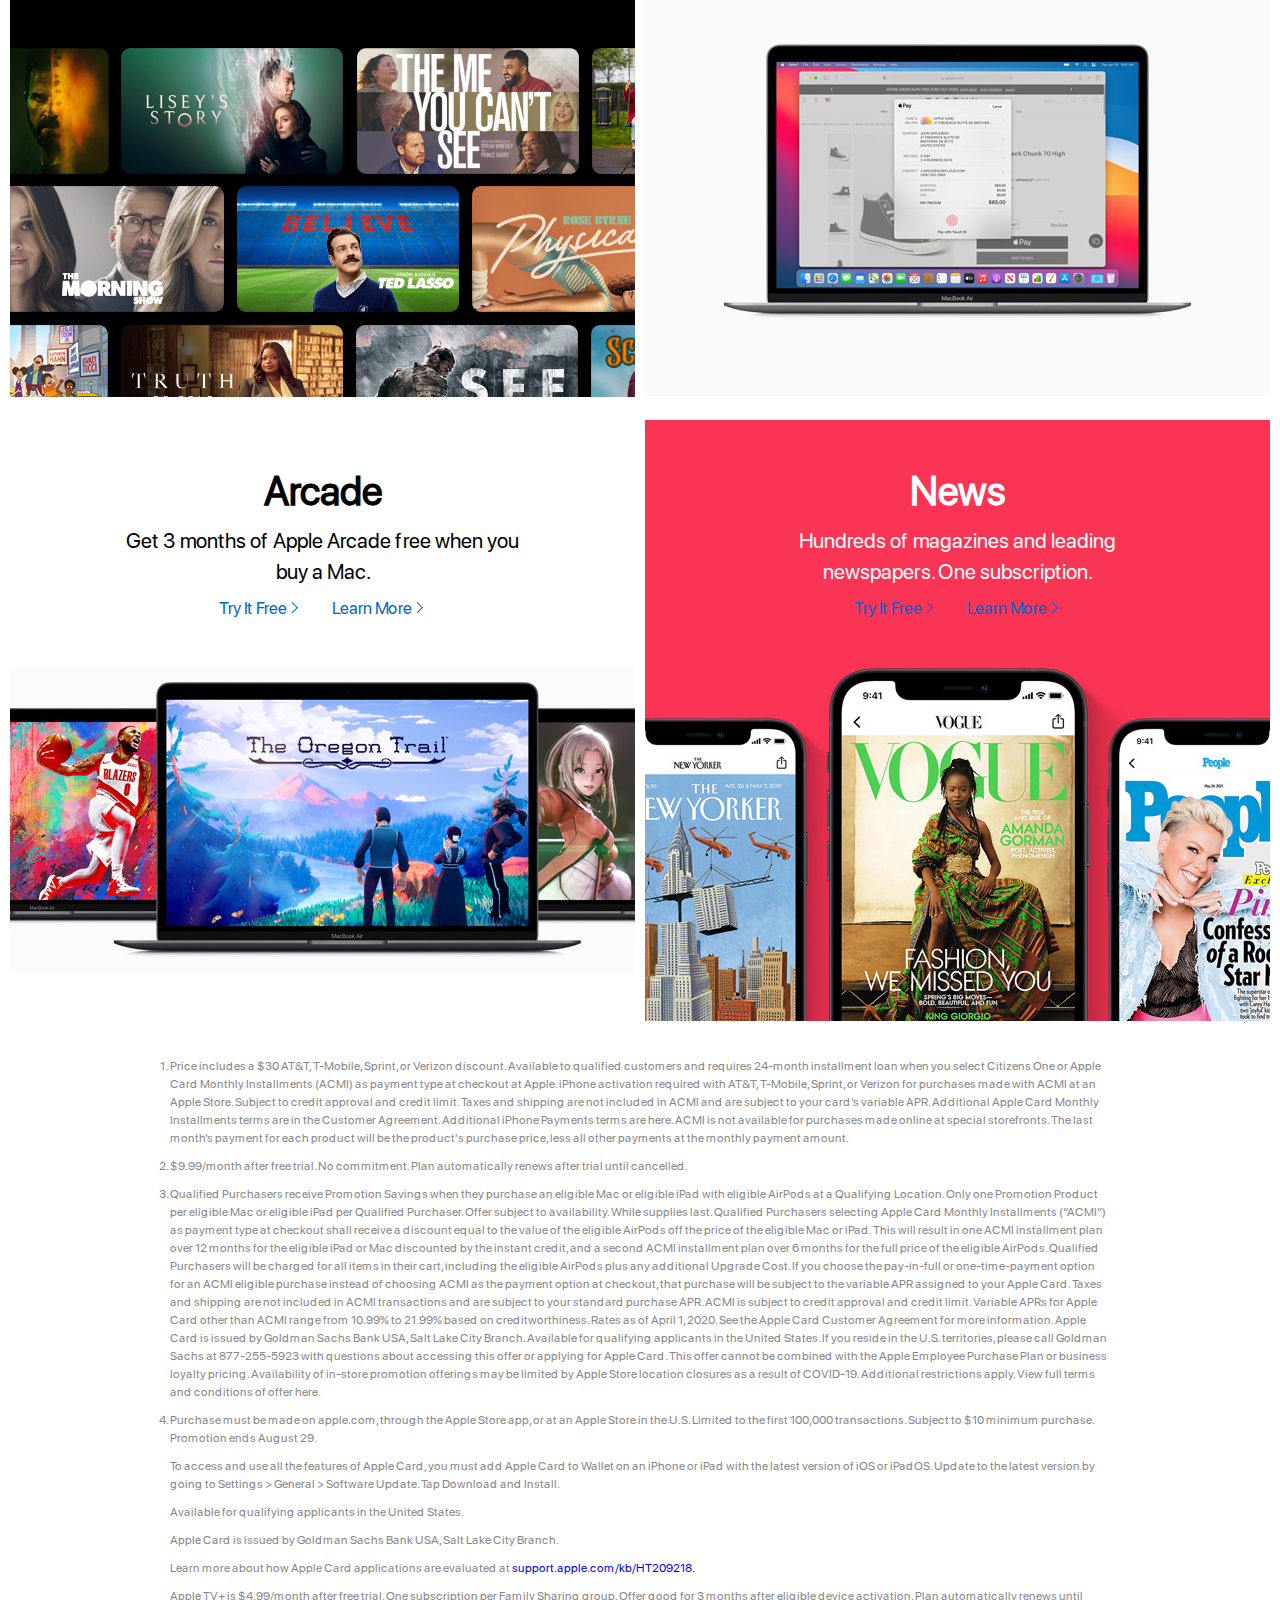
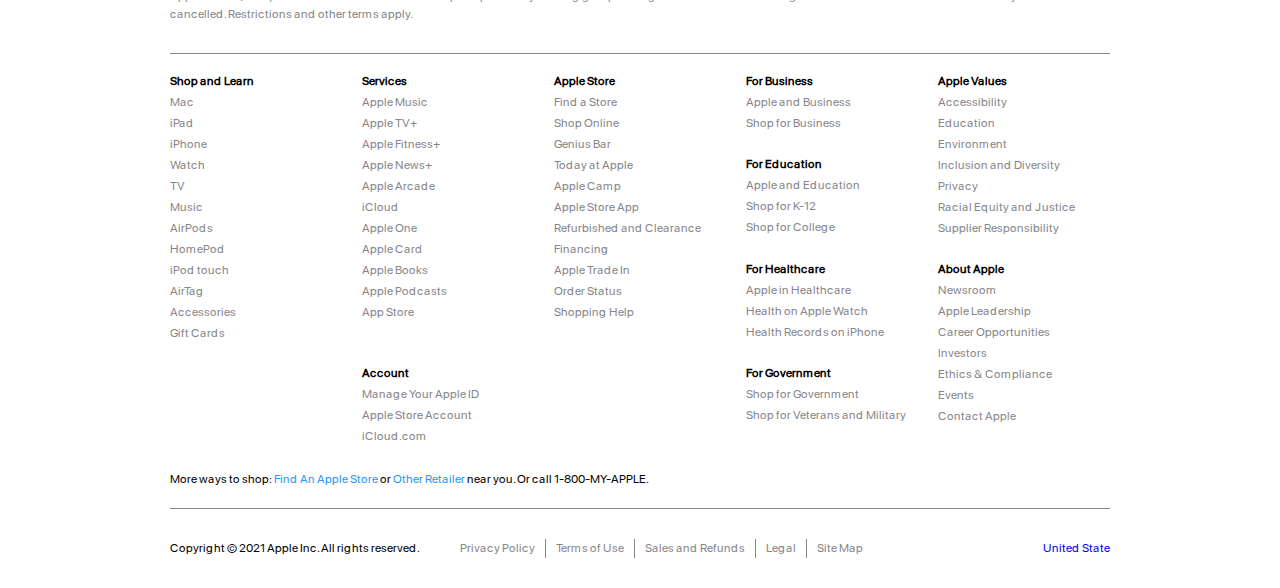
<file: Mac-Page/mac.html>
<!DOCTYPE html>
<html lang="en">
  <head>
    <meta charset="UTF-8">
    <meta http-equiv="X-UA-Compatible" content="IE=edge">
    <meta name="viewport" content="width=device-width, initial-scale=1.0">
    <link rel="stylesheet" href="https://kit-free.fontawesome.com/releases/latest/css/free.min.css" media="all">
    <link rel="stylesheet" href="https://fonts.googleapis.com/icon?family=Material+Icons+Outlined">
    <link rel="stylesheet" href="style.css">
    <title>Mac</title>
  </head>
  <body> 
    <header>
      <nav> 
        <div class="logo"> <a href="#"><i class="fab fa-apple"></i></a></div>
        <label for="bars">
          <div></div> 
          <div></div>
        </label>
        <input type="checkbox" id="bars">
        <ul> 
          <li><a href="">Store</a></li>
          <li><a href="">Mac</a></li>
          <li><a href="">iPad</a></li>
          <li><a href="">iPhone</a></li>
          <li><a href="">Watch</a></li>
          <li><a href="">TV</a></li>
          <li><a href="">Music</a></li>
          <li><a href="">Support</a></li>
          <li><i class="fas fa-search"></i></li>
        </ul>
        <div class="bag"> <span class="material-icons-outlined">shopping_bag</span></div>
      </nav>
    </header>
    <main>
      <section id="products-bar">
        <div class="container">
          <ul>
            <li class="product-from-bar"><a class="click-section" href="#"></a><img src="../img/mac img/macbookair_light__fj8r9488gr6u_large.svg" alt="My Happy SVG"/><span>MacBook Air</span></li>
            <li class="product-from-bar"><a class="click-section" href="#"></a><img src="../img/mac img/macbook_pro_13_light__erjvypflcis2_large.svg" alt="My Happy SVG"/><span>MacBook Pro 13</span></li>
            <li class="product-from-bar"><a class="click-section" href="#"></a><img src="../img/mac img/macbook_pro_16_light__cialfoihbk02_large.svg" alt="My Happy SVG"/><span>MacBook Pro 16</span></li>
            <li class="product-from-bar"><a class="click-section" href="#"></a><img src="../img/mac img/imac_24__e0tdvilut5qq_large%20(1).svg" alt="My Happy SVG"/><span>iMac 24</span></li>
            <li class="product-from-bar"><a class="click-section" href="#"></a><img src="../img/mac img/imac_27_light__gbkfmaud0qaa_large.svg" alt="My Happy SVG"/><span>iMac 27</span></li>
            <li class="product-from-bar"><a class="click-section" href="#"></a><img src="../img/mac img/mac_pro_light__dq2h14cvit6q_large.svg" alt="My Happy SVG"/><span>Mac Pro</span></li>
            <li class="product-from-bar"><a class="click-section" href="#"></a><img src="../img/mac img/mac_mini_light__chxdj29efvrm_large%20(1).svg" alt="My Happy SVG"/><span>Mac Mini</span></li>
            <li class="product-from-bar"><a class="click-section" href="#"></a><img src="../img/mac img/mac_compare__cixm3zhf3k76_large.svg" alt="My Happy SVG"/><span>Compare</span></li>
            <li class="product-from-bar"><a class="click-section" href="#"></a><img src="../img/mac img/mac_pro_display_light__ditp43qhvlm6_large.svg" alt="My Happy SVG"/><span>Pro Display XDR</span></li>
            <li class="product-from-bar"><a class="click-section" href="#"></a><img src="../img/mac img/mac_accessories_light__bow96z0024qa_large.svg" alt="My Happy SVG"/><span>Accessories</span></li>
            <li class="product-from-bar"><a class="click-section" href="#"></a><img src="../img/mac img/mac_os.svg" alt="My Happy SVG"/><span>Big Sur</span></li>
          </ul>
        </div>
      </section>
      <section class="welcoming-darker">
        <p>Save on Mac for college with education pricing. And get AirPods.◊ <a class="darker-link" href="#">Shop Now</a></p>
      </section>
      <section id="newiMac">
        <div class="container">
          <div class="content"><span>New</span>
            <h2>iMac</h2>
            <p>Say Hello.</p><span>From 1299$</span><a class="primary-btn-dark" href="#">Buy</a><a class="darker-link-big" href="#">Learn More</a>
          </div>
          <figure>   </figure>
        </div>
      </section>
      <section id="compare-models">
        <h2>Which Mac is right for you?</h2><a class="darker-link-big" href="#">Compare all Mac models</a>
        <div class="container">
          <div class="MacBook-version">
            <div class="box-product">
              <figure class="device"><a class="click-section" href="#"></a></figure>
              <div class="content">
                <h3>MacBook Air</h3><span>From $999</span>
                <figure class="colors"></figure><a class="primary-btn-dark-small" href="#">Buy</a>
              </div>
            </div>
            <div class="specification">
              <h4>13.3</h4>
              <p>Retina display</p>
              <p></p>
            </div>
            <div class="specification">
              <figure></figure>
              <p>Apple M1 Chip</p>
              <p></p>
            </div>
            <div class="specification">
              <figure></figure>
              <p>Up to 16GB unified memory</p>
              <p>For increased performance and power efficiency</p>
            </div>
            <div class="specification">
              <h4>2TB</h4>
              <p>Maximum configurable storage2</p>
              <p></p>
            </div>
            <div class="specification">
              <figure></figure>
              <p>Up to 18 hours battery life3</p>
              <p></p>
            </div>
            <div class="specification">
              <figure></figure>
              <p>720p FaceTime HD camera</p>
              <p>With the image signal processor of M1 for drastically improved performance</p>
            </div>
            <div class="specification">
              <h4>2.8 lb.</h4>
              <p>Weight</p>
              <p></p>
            </div>
            <div class="specification">
              <figure></figure>
              <p>Touch ID</p>
              <p></p>
            </div><a class="darker-link" href="#">Learn More    </a>
          </div>
          <div class="MacBook-version">
            <div class="box-product">
              <figure class="device"><a class="click-section" href="#"></a></figure>
              <div class="content">
                <h3>MacBook Pro 13</h3><span>From $1299</span>
                <figure class="colors"></figure><a class="primary-btn-dark-small" href="#">Buy</a>
              </div>
            </div>
            <div class="specification">
              <h4>13.3</h4>
              <p>Retina display</p>
              <p></p>
            </div>
            <div class="specification">
              <figure></figure>
              <p>Apple M1 Chip</p>
              <p>Also available with Intel Core i5 or i7 processor</p>
            </div>
            <div class="specification">
              <figure></figure>
              <p>Up to 16GB unified memory</p>
              <p>For increased performance and power efficiency</p>
            </div>
            <div class="specification">
              <h4>2TB</h4>
              <p>Maximum configurable storage2</p>
              <p></p>
            </div>
            <div class="specification">
              <figure></figure>
              <p>Up to 20 hours battery life3</p>
              <p></p>
            </div>
            <div class="specification">
              <figure></figure>
              <p>720p FaceTime HD camera</p>
              <p>With the image signal processor of M1 for drastically improved performance</p>
            </div>
            <div class="specification">
              <h4>3 lb.</h4>
              <p>Weight</p>
              <p></p>
            </div>
            <div class="specification">
              <figure></figure>
              <p>Touch Bar and Touch ID</p>
              <p></p>
            </div><a class="darker-link" href="#">Learn More    </a>
          </div>
          <div class="MacBook-version">
            <div class="box-product">
              <figure class="device"><a class="click-section" href="#"></a></figure>
              <div class="content">
                <h3>MacBook Pro 16</h3><span>From $2399</span>
                <figure class="colors"></figure><a class="primary-btn-dark-small" href="#">Buy</a>
              </div>
            </div>
            <div class="specification">
              <h4>16</h4>
              <p>Retina display</p>
              <p></p>
            </div>
            <div class="specification">
              <figure></figure>
              <p>Up to Intel Core i9 processor</p>
              <p></p>
            </div>
            <div class="specification">
              <figure></figure>
              <p>Up to 64GB memory</p>
              <p></p>
            </div>
            <div class="specification">
              <h4>8TB</h4>
              <p>Maximum configurable storage2</p>
              <p></p>
            </div>
            <div class="specification">
              <figure></figure>
              <p>Up to 11 hours battery life3</p>
              <p></p>
            </div>
            <div class="specification">
              <figure></figure>
              <p>720p FaceTime HD camera</p>
              <p></p>
            </div>
            <div class="specification">
              <h4>4.3 lb.</h4>
              <p>Weight</p>
              <p></p>
            </div>
            <div class="specification">
              <figure></figure>
              <p>Touch Bar and Touch ID</p>
              <p></p>
            </div><a class="darker-link" href="#">Learn More</a>
          </div>
        </div>
      </section>
      <section id="accessories">
        <div class="wrapper">
          <section class="product-sections" id="Explore-Mac-accessories-section"><a class="click-section" href="#"></a>
            <div class="content">
              <h2>Accessories</h2>
              <h3>Explore Mac accessories.</h3>
              <div class="links"> <a class="darker-link" href="#">Shop</a></div>
            </div>
          </section>
          <section class="product-sections" id="Get-credit-toward-a-new-Mac-section"><a class="click-section" href="#"></a>
            <div class="content">
              <h2>Apple Trade In</h2>
              <h3>Get credit toward a new Mac.</h3>
              <p>Just trade in your eligible computer for credit or recycle it for free. It’s good for you and the planet.9</p>
              <div class="links"> <a class="darker-link" href="#">Find your trade‑in value</a></div>
            </div>
          </section>
        </div>
      </section>
      <section id="education-pricing">
        <div class="container">
          <figure></figure>
          <div class="content">
            <h3>Buy a Mac for college. Get AirPods.◊    </h3><a class="darker-link" href="#">Save with education pricing</a>
          </div>
        </div>
      </section>
      <section id="cash-back">
        <div class="container">
          <div class="content">
            <h3>Get 3% Daily Cash back with Apple Card.            </h3>
            <p>And pay for your new Mac over 12 months, interest‑free when you choose to check out with Apple Card Monthly Installments.†</p><a class="darker-link" href="#">Learn More</a>
          </div>
          <figure>   </figure>
        </div>
      </section>
      <section id="macOS">
        <div class="container">
          <div class="content">
            <h5>macOS Monterey</h5>
            <h3>High powered meets "Hi everyone".           </h3><a class="darker-link" href="#">See the preview</a>
          </div>
          <figure class="figure"> </figure>
        </div>
      </section>
      <section id="offers">
        <div class="boxes">
          <div class="box"><span class="material-icons-outlined">local_shipping</span>
            <h2>Free delivery</h2>
            <p>And free returns. See checkout for delivery dates</p><a class="darker-link" href="#">Learn More</a>
          </div>
          <div class="box"><span class="material-icons-outlined">monetization_on</span>
            <h2>Get 3% Daily Cash back with Apple Card</h2>
            <p>And pay over time, interest‑free when you choose to check out with Apple Card Monthly Installments.†</p><a class="darker-link" href="#">Learn More</a>
          </div>
          <div class="box"><span class="material-icons-outlined">wechat</span>
            <h2>Get help buying</h2>
            <p>Have a question? Call a Specialist or chat online. Call 1‑800-MY‑APPLE.</p><a class="darker-link" href="#">Contact US</a>
          </div>
        </div>
      </section>
      <section id="whatMakeMac">
        <h2>What makes a Mac a Mac?</h2>
        <div class="wrapper">
          <section class="product-sections" id="Incredible-power-Incredibly-simple-section"><a class="click-section" href="#"></a>
            <div class="content">
              <h2>Why Mac</h2>
              <h3>Incredible power. Incredibly simple.</h3>
              <div class="links"> <a class="darker-link" href="#">learn more</a></div>
            </div>
          </section>
          <section class="product-sections" id="Doing-it-all-in-all-new-ways-section"><a class="click-section" href="#"></a>
            <div class="content">
              <h2>macOS Big Sur</h2>
              <h3>Doing it all in all new ways.</h3>
              <div class="links"> <a class="darker-link" href="#">Learn more</a></div>
            </div>
          </section>
          <section class="product-sections" id="reasons-Mac-means-business-11-section"><a class="click-section" href="#"></a>
            <div class="content">
              <h2></h2>
              <h3>reasons Mac means business 11.</h3>
              <p>Game-changing performance, simple IT, and excellent value, just to name a few.</p>
              <div class="links"> <a class="darker-link" href="#">See all 11 reasons</a></div>
            </div>
          </section>
          <section class="product-sections" id="All-your-devices-One-seamless-experience-section"><a class="click-section" href="#"></a>
            <div class="content">
              <h2>Continuity</h2>
              <h3>All your devices. One seamless experience.</h3>
              <div class="links"> <a class="darker-link" href="#">learn more</a></div>
            </div>
          </section>
        </div>
      </section>
      <section id="Built-in-Apps">       
        <h2>Built-in Apps</h2>
        <p>Powerful creativity and productivity tools live inside every Mac — apps that help you explore, connect, and work more efficiently.</p>
        <ul>
          <li class="App-from-bar"><a class="click-section" href="#"></a><img src="../img/mac img/nav_icon_safari__g20e4xjgcxme_large.jpg" alt="Built-in Apps"/><span>Safari</span></li>
          <li class="App-from-bar"><a class="click-section" href="#"></a><img src="../img/mac img/nav_icon_photos__d81k6es8jvau_large.jpg" alt="Built-in Apps"/><span>Photos</span></li>
          <li class="App-from-bar"><a class="click-section" href="#"></a><img src="../img/mac img/nav_icon_imovie__enh5zqh9p6mq_large.jpg" alt="Built-in Apps"/><span>iMovie</span></li>
          <li class="App-from-bar"><a class="click-section" href="#"></a><img src="../img/mac img/nav_icon_garageband__c0fmttdfhi6a_large.jpg" alt="Built-in Apps"/><span>GarageBand</span></li>
          <li class="App-from-bar"><a class="click-section" href="#"></a><img src="../img/mac img/nav_icon_pages__e2fzc7v3smye_large.jpg" alt="Built-in Apps"/><span>Pages</span></li>
          <li class="App-from-bar"><a class="click-section" href="#"></a><img src="../img/mac img/nav_icon_numbers__bm4bw9tf055y_large.jpg" alt="Built-in Apps"/><span>Numbers</span></li>
          <li class="App-from-bar"><a class="click-section" href="#"></a><img src="../img/mac img/nav_icon_keynote__crxuc5g7gzo2_large.jpg" alt="Built-in Apps"/><span>Keynote</span></li>
        </ul>
        <p>Create sophisticated spreadsheets with dramatic interactive charts, tables, and images that paint a revealing picture of your data. Work seamlessly between Mac, iOS, and iPadOS devices. And work effortlessly with people who use Microsoft Excel.</p><a class="darker-link" href="#">Learn more about Numbers</a>
        <div class="changeFigure">
          <figure></figure>
        </div>
      </section>
      <section id="Pro-Apps">      
        <h2>Pro Apps</h2>
        <p>For professionals ready to push their creativity, these industry-leading apps offer maximum control over editing, processing, and output of music and film.</p>
        <ul>
          <li class="App-from-bar"><a class="click-section" href="#"></a><img src="../img/mac img/nav_icon_logicpro__d3j2w5izcdyu_large.jpg" alt="Built-in Apps"/><span>Logic Pro</span></li>
          <li class="App-from-bar"><a class="click-section" href="#"></a><img src="../img/mac img/nav_icon_mainstage__b3ll985e4cj6_large.jpg" alt="Built-in Apps"/><span>MainStage</span></li>
          <li class="App-from-bar"><a class="click-section" href="#"></a><img src="../img/mac img/nav_icon_finalcut__ghgrp93p0hiu_large.jpg" alt="Built-in Apps"/><span>Final Cut Pro</span></li>
          <li class="App-from-bar"><a class="click-section" href="#"></a><img src="../img/mac img/nav_icon_motion__zyzm9f0yu82a_large.jpg" alt="Built-in Apps"/><span>Motion</span></li>
          <li class="App-from-bar"><a class="click-section" href="#"></a><img src="../img/mac img/nav_icon_compressor__cjka2d49sj2a_large.jpg" alt="Built-in Apps"/><span>Compressor</span></li>
        </ul>
        <p>Logic Pro puts a complete recording and MIDI production studio on your Mac, with everything you need to write, record, edit, and mix like never before. And with a huge collection of full-featured plug-ins along with thousands of sounds and loops, you’ll have everything you need to go from first inspiration to final master, no matter what kind of music you want to create.</p><a class="darker-link" href="#">Learn more about Logic Pro</a>
        <div class="changeFigure">
          <figure></figure>
        </div>
      </section>
      <section id="appStore">
        <div class="container">
          <figure></figure>
          <div class="content">
            <p>The Mac App Store features rich editorial content and great apps for Mac. <a class="darker-link" href="#">Explore the Mac App Store</a> </p>
          </div>
        </div>
      </section>
      <section id="moreMac">
        <h2>Get more out of Mac</h2>
        <div class="container">
          <div class="content">
            <h5>Today at Apple</h5>
            <h3>Virtual Sessions</h3>
            <p>Learn the basics of using Mac live with Apple Creatives.           </p><a class="darker-link-big" href="#">Sign up</a>
          </div>
          <figure class="figure">            </figure>
        </div>
      </section>
      <section id="One">
        <div class="container">
          <figure class="figure">            </figure>
          <div class="content">
            <h2><i class="fab fa-apple"></i> One</h2>
            <p>Bundle up to six Apple services. And enjoy more for less.</p>
            <div class="links"><a class="darker-link-big" href="#">Try it free</a><a class="darker-link-big" href="#">Learn more</a></div>
          </div>
        </div>
      </section>
      <section id="products">
        <div class="wrapper"> 
          <section class="product-sections" id="Tv-section"><a class="click-section" href="#"></a>
            <div class="content">
              <h3>Tv</h3>
              <p>Get 3 months of Apple TV+ free when you buy a Mac.</p>
              <div class="links"> <a class="darker-link" href="#">Try it free</a><a class="darker-link" href="#">Learn more</a>
              </div>
            </div>
            <div class="boxFigure">
              <figure>     </figure>
            </div>
          </section>
          <section class="product-sections" id="Pay-section"><a class="click-section" href="#"></a>
            <div class="content">
              <h3>Pay</h3>
              <p>The safer way to make secure, contactless purchases in stores and online.</p>
              <div class="links"> <a class="lighter-link" href="#">Learn More</a>
              </div>
            </div>
            <div class="boxFigure">
              <figure>     </figure>
            </div>
          </section>
          <section class="product-sections" id="Arcade-section"><a class="click-section" href="#"></a>
            <div class="content">
              <h3>Arcade</h3>
              <p>Get 3 months of Apple Arcade free when you buy a Mac.</p>
              <div class="links"> <a class="darker-link" href="#">Try it free</a><a class="darker-link" href="#">Learn more</a>
              </div>
            </div>
            <div class="boxFigure">
              <figure>     </figure>
            </div>
          </section>
          <section class="product-sections" id="News-section"><a class="click-section" href="#"></a>
            <div class="content">
              <h3>News</h3>
              <p>Hundreds of magazines and leading newspapers. One subscription.</p>
              <div class="links"> <a class="darker-link" href="#">Try it free</a><a class="darker-link" href="#">Learn more</a>
              </div>
            </div>
            <div class="boxFigure">
              <figure>     </figure>
            </div>
          </section>
        </div>
      </section>
    </main>
    <footer>
      <div class="container"> 
        <section class="footer-top"> 
          <article> 
            <ol> 
              <li> 
                <p>Price includes a $30 AT&T, T-Mobile, Sprint, or Verizon discount. Available to qualified customers and requires 24-month installment loan when you select Citizens One or Apple Card Monthly Installments (ACMI) as payment type at checkout at Apple. iPhone activation required with AT&T, T-Mobile, Sprint, or Verizon for purchases made with ACMI at an Apple Store. Subject to credit approval and credit limit. Taxes and shipping are not included in ACMI and are subject to your card’s variable APR. Additional Apple Card Monthly Installments terms are in the Customer Agreement. Additional iPhone Payments terms are here. ACMI is not available for purchases made online at special storefronts. The last month’s payment for each product will be the product's purchase price, less all other payments at the monthly payment amount.</p>
              </li>
              <li> 
                <p>$9.99/month after free trial. No commitment. Plan automatically renews after trial until cancelled.</p>
              </li>
              <li> 
                <p>Qualified Purchasers receive Promotion Savings when they purchase an eligible Mac or eligible iPad with eligible AirPods at a Qualifying Location. Only one Promotion Product per eligible Mac or eligible iPad per Qualified Purchaser. Offer subject to availability. While supplies last. Qualified Purchasers selecting Apple Card Monthly Installments (“ACMI”) as payment type at checkout shall receive a discount equal to the value of the eligible AirPods off the price of the eligible Mac or iPad. This will result in one ACMI installment plan over 12 months for the eligible iPad or Mac discounted by the instant credit, and a second ACMI installment plan over 6 months for the full price of the eligible AirPods. Qualified Purchasers will be charged for all items in their cart, including the eligible AirPods plus any additional Upgrade Cost. If you choose the pay-in-full or one-time-payment option for an ACMI eligible purchase instead of choosing ACMI as the payment option at checkout, that purchase will be subject to the variable APR assigned to your Apple Card. Taxes and shipping are not included in ACMI transactions and are subject to your standard purchase APR. ACMI is subject to credit approval and credit limit. Variable APRs for Apple Card other than ACMI range from 10.99% to 21.99% based on creditworthiness. Rates as of April 1, 2020. See the Apple Card Customer Agreement for more information. Apple Card is issued by Goldman Sachs Bank USA, Salt Lake City Branch. Available for qualifying applicants in the United States. If you reside in the U.S. territories, please call Goldman Sachs at 877-255-5923 with questions about accessing this offer or applying for Apple Card. This offer cannot be combined with the Apple Employee Purchase Plan or business loyalty pricing. Availability of in-store promotion offerings may be limited by Apple Store location closures as a result of COVID-19. Additional restrictions apply. View full terms and conditions of offer here.</p>
              </li>
              <li> 
                <p>Purchase must be made on apple.com, through the Apple Store app, or at an Apple Store in the U.S. Limited to the first 100,000 transactions. Subject to $10 minimum purchase. Promotion ends August 29.</p>
              </li>
            </ol>
            <p>To access and use all the features of Apple Card, you must add Apple Card to Wallet on an iPhone or iPad with the latest version of iOS or iPadOS. Update to the latest version by going to Settings > General > Software Update. Tap Download and Install.</p>
            <p>Available for qualifying applicants in the United States. </p>
            <p>Apple Card is issued by Goldman Sachs Bank USA, Salt Lake City Branch.</p>
            <p>Learn more about how Apple Card applications are evaluated at <a href="#">support.apple.com/kb/HT209218.</a></p>
            <p>Apple TV+ is $4.99/month after free trial. One subscription per Family Sharing group. Offer good for 3 months after eligible device activation. Plan automatically renews until cancelled. Restrictions and other terms apply.</p>
          </article>
        </section>
        <section class="footer-links">
          <div class="wrapper">
                        <div class="Shop-and-Learn">
                          <h5>Shop and Learn</h5>
                          <ul> 
                            <li><a href="Mac">Mac</a></li>
                            <li><a href="iPad">iPad</a></li>
                            <li><a href="iPhone">iPhone</a></li>
                            <li><a href="Watch">Watch</a></li>
                            <li><a href="TV">TV</a></li>
                            <li><a href="Music">Music</a></li>
                            <li><a href="AirPods">AirPods</a></li>
                            <li><a href="HomePod">HomePod</a></li>
                            <li><a href="iPod touch">iPod touch</a></li>
                            <li><a href="AirTag">AirTag</a></li>
                            <li><a href="Accessories">Accessories</a></li>
                            <li><a href="Gift Cards">Gift Cards</a></li>
                          </ul>
                        </div>
                        <div class="Services">
                          <h5>Services</h5>
                          <ul> 
                            <li><a href="Apple Music">Apple Music</a></li>
                            <li><a href="Apple TV+">Apple TV+</a></li>
                            <li><a href="Apple Fitness+">Apple Fitness+</a></li>
                            <li><a href="Apple News+">Apple News+</a></li>
                            <li><a href="Apple Arcade">Apple Arcade</a></li>
                            <li><a href="iCloud">iCloud</a></li>
                            <li><a href="Apple One">Apple One</a></li>
                            <li><a href="Apple Card">Apple Card</a></li>
                            <li><a href="Apple Books">Apple Books</a></li>
                            <li><a href="Apple Podcasts">Apple Podcasts</a></li>
                            <li><a href="App Store">App Store</a></li>
                          </ul>
                        </div>
                        <div class="Account">
                          <h5>Account</h5>
                          <ul> 
                            <li><a href="Manage Your Apple ID">Manage Your Apple ID</a></li>
                            <li><a href="Apple Store Account">Apple Store Account</a></li>
                            <li><a href="iCloud.com">iCloud.com</a></li>
                          </ul>
                        </div>
                        <div class="Apple-Store">
                          <h5>Apple Store</h5>
                          <ul> 
                            <li><a href="Find a Store">Find a Store</a></li>
                            <li><a href="Shop Online">Shop Online</a></li>
                            <li><a href="Genius Bar">Genius Bar</a></li>
                            <li><a href="Today at Apple">Today at Apple</a></li>
                            <li><a href="Apple Camp">Apple Camp</a></li>
                            <li><a href="Apple Store App">Apple Store App</a></li>
                            <li><a href="Refurbished and Clearance">Refurbished and Clearance</a></li>
                            <li><a href="Financing">Financing</a></li>
                            <li><a href="Apple Trade In">Apple Trade In</a></li>
                            <li><a href="Order Status">Order Status</a></li>
                            <li><a href="Shopping Help">Shopping Help</a></li>
                          </ul>
                        </div>
                        <div class="For-Business">
                          <h5>For Business</h5>
                          <ul> 
                            <li><a href="Apple and Business">Apple and Business</a></li>
                            <li><a href="Shop for Business">Shop for Business</a></li>
                          </ul>
                        </div>
                        <div class="For-Education">
                          <h5>For Education</h5>
                          <ul> 
                            <li><a href="Apple and Education">Apple and Education</a></li>
                            <li><a href="Shop for K-12">Shop for K-12</a></li>
                            <li><a href="Shop for College">Shop for College</a></li>
                          </ul>
                        </div>
                        <div class="For-Healthcare">
                          <h5>For Healthcare</h5>
                          <ul> 
                            <li><a href="Apple in Healthcare">Apple in Healthcare</a></li>
                            <li><a href="Health on Apple Watch">Health on Apple Watch</a></li>
                            <li><a href="Health Records on iPhone">Health Records on iPhone</a></li>
                          </ul>
                        </div>
                        <div class="For-Government">
                          <h5>For Government</h5>
                          <ul> 
                            <li><a href="Shop for Government">Shop for Government</a></li>
                            <li><a href="Shop for Veterans and Military">Shop for Veterans and Military</a></li>
                          </ul>
                        </div>
                        <div class="Apple-Values">
                          <h5>Apple Values</h5>
                          <ul> 
                            <li><a href="Accessibility">Accessibility</a></li>
                            <li><a href="Education">Education</a></li>
                            <li><a href="Environment">Environment</a></li>
                            <li><a href="Inclusion and Diversity">Inclusion and Diversity</a></li>
                            <li><a href="Privacy">Privacy</a></li>
                            <li><a href="Racial Equity and Justice">Racial Equity and Justice</a></li>
                            <li><a href="Supplier Responsibility">Supplier Responsibility</a></li>
                          </ul>
                        </div>
                        <div class="About-Apple">
                          <h5>About Apple</h5>
                          <ul> 
                            <li><a href="Newsroom">Newsroom</a></li>
                            <li><a href="Apple Leadership">Apple Leadership</a></li>
                            <li><a href="Career Opportunities">Career Opportunities</a></li>
                            <li><a href="Investors">Investors</a></li>
                            <li><a href="Ethics &amp; Compliance">Ethics &amp; Compliance</a></li>
                            <li><a href="Events">Events</a></li>
                            <li><a href="Contact Apple">Contact Apple</a></li>
                          </ul>
                        </div>
          </div>
          <p>More ways to shop: <a class="lighter-link" href="#">Find an Apple Store</a> or <a class="lighter-link" href="#">other retailer</a> near you. Or call 1-800-MY-APPLE.</p>
        </section>
        <section class="footer-bottom"> 
          <p>Copyright © 2021 Apple Inc. All rights reserved.</p>
          <ul> 
            <li> <a href="#Privacy Policy">Privacy Policy</a></li>
            <li> <a href="#Terms of Use">Terms of Use</a></li>
            <li> <a href="#Sales and Refunds">Sales and Refunds</a></li>
            <li> <a href="#Legal">Legal</a></li>
            <li> <a href="#Site Map">Site Map</a></li>
          </ul>
          <p><a href="#">United State</a></p>
        </section>
      </div>
    </footer>
  </body>
</html>
</file>
<file: main-page/style.css>
@font-face {
  font-family: "FontsFree-Net-SFProDisplay-Regular";
  src: url(../fonts/FontsFree-Net-SFProDisplay-Regular.ttf) format("truetype"); }
@font-face {
  font-family: "FontsFree-Net-SFProDisplay-BoldItalic";
  src: url(../fonts/FontsFree-Net-SFProDisplay-BoldItalic.ttf) format("truetype"); }
* {
  font-family: "FontsFree-Net-SFProDisplay-Regular", sans-serif; }

/*Click Section*/
h1 {
  font-size: 52px; }
  @media screen and (max-width: 734px) {
    h1 {
      font-size: 48px; } }

h2 {
  font-size: 50px; }
  @media screen and (max-width: 734px) {
    h2 {
      font-size: 34px; } }

h3 {
  font-size: 40px; }
  @media screen and (max-width: 734px) {
    h3 {
      font-size: 34px; } }

h4 {
  font-size: 36px; }
  @media screen and (max-width: 734px) {
    h4 {
      font-size: 32px; } }

h5 {
  font-size: 23px; }
  @media screen and (max-width: 734px) {
    h5 {
      font-size: 19px; } }

p,
a,
span,
li {
  font-size: 17px; }
  @media screen and (max-width: 734px) {
    p,
    a,
    span,
    li {
      font-size: 14px; } }

@font-face {
  font-family: "FontsFree-Net-SFProDisplay-Regular";
  src: url(../fonts/FontsFree-Net-SFProDisplay-Regular.ttf) format("truetype"); }
@font-face {
  font-family: "FontsFree-Net-SFProDisplay-BoldItalic";
  src: url(../fonts/FontsFree-Net-SFProDisplay-BoldItalic.ttf) format("truetype"); }
* {
  font-family: "FontsFree-Net-SFProDisplay-Regular", sans-serif; }

/*Click Section*/
h1 {
  font-size: 52px; }
  @media screen and (max-width: 734px) {
    h1 {
      font-size: 48px; } }

h2 {
  font-size: 50px; }
  @media screen and (max-width: 734px) {
    h2 {
      font-size: 34px; } }

h3 {
  font-size: 40px; }
  @media screen and (max-width: 734px) {
    h3 {
      font-size: 34px; } }

h4 {
  font-size: 36px; }
  @media screen and (max-width: 734px) {
    h4 {
      font-size: 32px; } }

h5 {
  font-size: 23px; }
  @media screen and (max-width: 734px) {
    h5 {
      font-size: 19px; } }

p,
a,
span,
li {
  font-size: 17px; }
  @media screen and (max-width: 734px) {
    p,
    a,
    span,
    li {
      font-size: 14px; } }

.darker-link, .darker-link-big, .lighter-link-big {
  color: #0066cc;
  position: relative;
  padding-right: 15px;
  text-transform: capitalize; }
  .darker-link:hover, .darker-link-big:hover, .lighter-link-big:hover {
    text-decoration: underline; }

.lighter-link {
  text-transform: capitalize;
  color: #2997ff;
  position: relative;
  padding-right: 15px; }
  .lighter-link:hover {
    text-decoration: underline; }

.darker-link::after, .darker-link-big::after, .lighter-link-big::after,
.lighter-link::after {
  position: absolute;
  right: 0;
  content: "";
  width: 7px;
  height: 7px;
  border-top: 1.5px solid;
  border-right: 1.5px solid;
  transform: rotate(45deg) translateY(100%);
  color: inherit; }

.darker-link::after, .darker-link-big::after, .lighter-link-big::after {
  border-color: #0066cc; }

.darker-link-big {
  display: inline-block;
  transform: scale(1.15); }

.lighter-link-big {
  display: inline-block;
  transform: scale(1.15); }

.lighter-link::after {
  border-color: #2997ff; }

.primary-btn-dark,
.primary-btn-light {
  color: white;
  border-radius: 20px;
  font-size: 17px;
  padding: 10px 20px;
  border: none; }

.primary-btn-light {
  background-color: #2997ff; }

.primary-btn-dark {
  background-color: #0066cc; }

.click-section {
  position: absolute;
  inset: 0 0 0 0; }

section.welcoming-darker {
  background-color: #f5f5f7; }
  section.welcoming-darker p {
    max-width: 940px;
    padding: 10px 20px;
    margin: auto;
    text-align: center;
    font-size: 14px; }
    section.welcoming-darker p a {
      font-size: inherit;
      padding: 0; }
      section.welcoming-darker p a::after {
        content: "";
        display: none; }

section.welcoming-lighter {
  background-color: #1d1d1f; }
  section.welcoming-lighter p {
    max-width: 940px;
    padding: 10px 20px;
    margin: auto;
    text-align: center;
    font-size: 14px; }
    section.welcoming-lighter p a {
      font-size: inherit;
      padding: 0; }
      section.welcoming-lighter p a::after {
        content: "";
        display: none; }

* {
  margin: 0;
  padding: 0;
  box-sizing: border-box; }

a {
  text-decoration: none; }

ul {
  list-style: none; }

.container {
  max-width: 980px;
  margin: auto; }

header {
  background-color: #444444;
  position: fixed;
  top: 0;
  width: 100%;
  z-index: 100; }
  header nav {
    max-width: 980px;
    margin: auto;
    display: flex;
    flex-direction: row;
    justify-content: space-between;
    align-items: center;
    gap: 30px;
    flex-wrap: wrap;
    padding: 5px 20px;
    z-index: 3000000; }
    header nav .logo,
    header nav .bag {
      color: #f5f5f7;
      opacity: 0.8;
      transition: 0.3s color;
      cursor: pointer; }
      header nav .logo:hover,
      header nav .bag:hover {
        opacity: 1; }
    header nav .logo a {
      color: inherit; }
    header nav ul {
      flex-grow: 1;
      display: flex;
      flex-direction: row;
      justify-content: space-around;
      align-items: center;
      gap: 30px;
      flex-wrap: nowrap; }
      @media screen and (max-width: 767px) {
        header nav ul {
          position: fixed;
          top: 38px;
          left: 0;
          width: 100%;
          transform: scaleY(0);
          transform-origin: top center;
          background-color: #000;
          flex-direction: column;
          align-items: flex-start;
          padding: 0 30px;
          overflow: hidden;
          opacity: 0;
          transition: 0.5s transform, 0.25s opacity;
          z-index: 2; }
          header nav ul li:not(:last-child) {
            border-bottom: 1px solid #f5f5f7;
            padding-bottom: 10px;
            width: 100%; }
          header nav ul li:last-child {
            order: -1; } }
      header nav ul li {
        color: #f5f5f7;
        opacity: 0.8;
        transition: 0.3s color;
        cursor: pointer; }
        header nav ul li:hover {
          opacity: 1; }
        header nav ul li a {
          color: inherit;
          font-size: 14px; }
    header nav #bars {
      display: none; }
      header nav #bars:checked ~ ul {
        transform: scaleY(1);
        padding: 20px 30px 100px;
        overflow: visible;
        opacity: 1; }
    header nav label {
      width: 20px;
      height: 10px;
      display: none; }
      @media screen and (max-width: 767px) {
        header nav label {
          display: flex;
          flex-direction: column;
          justify-content: space-between;
          align-items: center;
          gap: 0;
          flex-wrap: nowrap;
          order: -1; } }
      header nav label > * {
        width: 100%;
        height: 2px;
        background-color: #f5f5f7; }

footer .container {
  padding: 0 20px; }
  footer .container a,
  footer .container li,
  footer .container ul,
  footer .container p {
    font-size: 12px; }
  footer .container section.footer-top {
    color: #86868b; }
    footer .container section.footer-top article {
      padding: 20px 0;
      border-bottom: 1px solid #86868b; }
    footer .container section.footer-top article > *,
    footer .container section.footer-top ol > * {
      margin-bottom: 10px; }
  footer .container section.footer-links {
    padding: 20px 0; }
    footer .container section.footer-links h5 {
      font-size: 12px;
      margin-bottom: 7px; }
    footer .container section.footer-links .wrapper {
      display: grid;
      grid-template-columns: repeat(5, 1fr);
      gap: 20px;
      grid-template-rows: repeat(4, max-content); }
      @media screen and (max-width: 767px) {
        footer .container section.footer-links .wrapper {
          grid-template-columns: 1fr;
          grid-template-rows: repeat(10, max-content); } }
      footer .container section.footer-links .wrapper .Shop-and-Learn {
        grid-column: 1 / 2;
        grid-row: 1 / span 4; }
        @media screen and (max-width: 767px) {
          footer .container section.footer-links .wrapper .Shop-and-Learn {
            grid-row: 1 /2;
            grid-column: 1 / 2; } }
      footer .container section.footer-links .wrapper .Services {
        grid-column: 2 / 3;
        grid-row: 1 / span 3; }
        @media screen and (max-width: 767px) {
          footer .container section.footer-links .wrapper .Services {
            grid-row: 2/3;
            grid-column: 1 / 2; } }
      footer .container section.footer-links .wrapper .Account {
        grid-column: 2 / 3;
        grid-row: 4 / 5; }
        @media screen and (max-width: 767px) {
          footer .container section.footer-links .wrapper .Account {
            grid-row: 3/4;
            grid-column: 1 / 2; } }
      footer .container section.footer-links .wrapper .Apple-Store {
        grid-column: 3 / 4;
        grid-row: 1 / span 4; }
        @media screen and (max-width: 767px) {
          footer .container section.footer-links .wrapper .Apple-Store {
            grid-row: 4/5;
            grid-column: 1 / 2; } }
      footer .container section.footer-links .wrapper .For-Business {
        grid-column: 4 / 5;
        grid-row: 1 / 2; }
        @media screen and (max-width: 767px) {
          footer .container section.footer-links .wrapper .For-Business {
            grid-row: 5/6;
            grid-column: 1 / 2; } }
      footer .container section.footer-links .wrapper .For-Education {
        grid-column: 4 / 5;
        grid-row: 2 / 3; }
        @media screen and (max-width: 767px) {
          footer .container section.footer-links .wrapper .For-Education {
            grid-row: 6/7;
            grid-column: 1 / 2; } }
      footer .container section.footer-links .wrapper .For-Healthcare {
        grid-column: 4 / 5;
        grid-row: 3 / 4; }
        @media screen and (max-width: 767px) {
          footer .container section.footer-links .wrapper .For-Healthcare {
            grid-row: 7/8;
            grid-column: 1 / 2; } }
      footer .container section.footer-links .wrapper .For-Government {
        grid-column: 4 / 5;
        grid-row: 4 / 5; }
        @media screen and (max-width: 767px) {
          footer .container section.footer-links .wrapper .For-Government {
            grid-row: 8/9;
            grid-column: 1 / 2; } }
      footer .container section.footer-links .wrapper .Apple-Values {
        grid-column: 5 / 6;
        grid-row: 1 / span 2; }
        @media screen and (max-width: 767px) {
          footer .container section.footer-links .wrapper .Apple-Values {
            grid-row: 9/10;
            grid-column: 1 / 2; } }
      footer .container section.footer-links .wrapper .About-Apple {
        grid-column: 5 / 6;
        grid-row: 3 / span 2; }
        @media screen and (max-width: 767px) {
          footer .container section.footer-links .wrapper .About-Apple {
            grid-row: 10/11;
            grid-column: 1 / 2; } }
      footer .container section.footer-links .wrapper ul li {
        margin-bottom: 7px; }
        footer .container section.footer-links .wrapper ul li a {
          color: #86868b; }
    footer .container section.footer-links > p {
      margin-top: 20px; }
      footer .container section.footer-links > p a {
        padding: 0; }
        footer .container section.footer-links > p a::after {
          display: none; }
  footer .container section.footer-bottom {
    border-top: 1px solid #86868b;
    padding: 30px 0;
    display: flex;
    flex-direction: row;
    justify-content: flex-start;
    align-items: center;
    gap: 30px;
    flex-wrap: wrap; }
    footer .container section.footer-bottom p:last-child {
      flex-grow: 1;
      text-align: end; }
    footer .container section.footer-bottom ul {
      display: flex;
      flex-direction: row;
      justify-content: space-between;
      align-items: center;
      gap: 0px;
      flex-wrap: wrap; }
      footer .container section.footer-bottom ul li {
        padding: 2.5px 10px;
        color: #86868b; }
        footer .container section.footer-bottom ul li:not(:last-child) {
          border-right: 1px solid #86868b; }
        footer .container section.footer-bottom ul li a {
          color: #86868b; }

main {
  margin-top: 38px; }
  main section.main-sections, main #products .wrapper section.product-sections {
    position: relative;
    padding: 0 20px;
    margin: 7px 0;
    height: 692px; }
    main section.main-sections .content, main #products .wrapper section.product-sections .content {
      padding-top: 47px;
      width: 100%;
      margin: auto;
      text-align: center; }
      main section.main-sections .content p:first-of-type, main #products .wrapper section.product-sections .content p:first-of-type {
        font-weight: bold;
        font-size: 24px; }
      main section.main-sections .content p, main #products .wrapper section.product-sections .content p,
      main section.main-sections .content .links,
      main #products .wrapper section.product-sections .content .links {
        margin-top: 10px; }
      main section.main-sections .content .links, main #products .wrapper section.product-sections .content .links {
        display: flex;
        flex-direction: row;
        justify-content: center;
        align-items: center;
        gap: 30px;
        flex-wrap: wrap; }
    main section.main-sections figure, main #products .wrapper section.product-sections figure {
      position: absolute;
      z-index: -1;
      top: 0;
      left: 0;
      width: 100%;
      height: 100%;
      background: url("../img/main img/iphone_12_updated__jepm2xpxncuy_largetall.jpg") center bottom/cover; }
  @media screen and (max-height: 600px) {
    main #iPhone-12-section {
      height: 580px; }
      main #iPhone-12-section figure {
        background: url("../img/main img/iphone_12_updated__jepm2xpxncuy_large.jpg") center bottom/cover; } }
  @media screen and (max-width: 734px) {
    main #iPhone-12-section figure {
      background: url("../img/main img/iphone_12_updated__jepm2xpxncuy_small.jpg") center bottom/cover; } }
  main #iPhone-12-Pro-section {
    color: #fff; }
    main #iPhone-12-Pro-section p:not(:first-of-type) {
      color: #86868b; }
    main #iPhone-12-Pro-section figure {
      background: url("../img/main img/iphone_12_pro_us__e5oyysg4k0ya_large.jpg") center bottom/cover; }
    @media screen and (max-height: 600px) {
      main #iPhone-12-Pro-section {
        height: 580px; }
        main #iPhone-12-Pro-section figure {
          background: url("../img/main img/iphone_12_pro_us__e5oyysg4k0ya_medium.jpg") center bottom/cover; } }
    @media screen and (max-width: 734px) {
      main #iPhone-12-Pro-section figure {
        background: url("../img/main img/iphone_12_pro_us__e5oyysg4k0ya_small_2x.jpg") center bottom/cover; } }
  main #iPad-pro-section {
    color: #fff; }
    main #iPad-pro-section figure {
      background: url("../img/main img/hero_ipad_pro_non_avail__fcrsmhs4b7ma_large.jpg") center bottom/cover; }
    @media screen and (max-height: 600px) {
      main #iPad-pro-section {
        height: 580px; }
        main #iPad-pro-section figure {
          background: url("../img/main img/promo_ipad_pro_non_avail__c6f02v7gnwgi_large.jpg") center bottom/cover; } }
    @media screen and (max-width: 734px) {
      main #iPad-pro-section figure {
        background: url("../img/main img/hero_ipad_pro_non_avail__fcrsmhs4b7ma_small_2x.jpg") center bottom/cover; } }
  main #products .wrapper {
    display: grid;
    grid-template-columns: 1fr 1fr;
    gap: 10px;
    padding: 10px; }
    @media screen and (max-width: 734px) {
      main #products .wrapper {
        grid-template-columns: 1fr; } }
    main #products .wrapper .product-sections {
      height: 560px; }
      main #products .wrapper .product-sections .content {
        max-width: 400px; }
      main #products .wrapper .product-sections figure {
        padding: 0 100px; }
    main #products .wrapper #iMac-section figure {
      background: url("../img/mac img/hero_imac_24__eq5phrdpwjyq_large.jpg") center center no-repeat;
      background-size: 500px 250px; }
      @media screen and (max-width: 1067px) {
        main #products .wrapper #iMac-section figure {
          background: url("../img/mac img/hero_imac_24__eq5phrdpwjyq_small_2x.jpg") center center no-repeat;
          background-size: 500px 250px; } }
    main #products .wrapper #Watch-section {
      color: #fff; }
      main #products .wrapper #Watch-section figure {
        background: url("../img/main img/promo_watch_series_6_lte__f8lrasjnry2y_large.jpg") center bottom/cover; }
        @media screen and (max-width: 1067px) {
          main #products .wrapper #Watch-section figure {
            background: url("../img/main img/promo_watch_series_6_lte__f8lrasjnry2y_small.jpg") center bottom/cover; } }
    main #products .wrapper #Fitness-section figure {
      background: url("../img/main img/hero__dvsxv8smkkgi_large.jpg") 0px 75% no-repeat; }
      @media screen and (max-width: 1067px) {
        main #products .wrapper #Fitness-section figure {
          background: url("../img/main img/tile__cauwwcyyn9hy_small.jpg") 0px 75% no-repeat; } }
    main #products .wrapper #Buy-a-Mac-or-iPad-for-college-Get-Airpods-section figure {
      background: url("../img/main img/promo_bts__bg3cb4kaoqoi_large.jpg") center bottom/cover no-repeat;
      background-size: 200% 100%; }
      @media screen and (max-width: 1067px) {
        main #products .wrapper #Buy-a-Mac-or-iPad-for-college-Get-Airpods-section figure {
          background: url("../img/main img/promo_bts__bg3cb4kaoqoi_small.jpg") center bottom/cover no-repeat; } }
    main #products .wrapper #Card-section figure {
      background: url("../img/main img/tile__cauwwcyyn9hy_large.jpg") center bottom/cover; }
      @media screen and (max-width: 1067px) {
        main #products .wrapper #Card-section figure {
          background: url("../img/main img/tile__cauwwcyyn9hy_small (1).jpg") center bottom/cover; } }
    main #products .wrapper #without-title {
      position: relative; }
      main #products .wrapper #without-title .content a {
        position: absolute;
        bottom: 50px;
        left: 50%;
        transform: translateX(-60px);
        color: #fff;
        text-align: center; }
      main #products .wrapper #without-title figure {
        background: url("../img/main img/tile_stillwater__bkfeir33i5ci_large.jpg") center bottom/cover; }
        @media screen and (max-width: 1067px) {
          main #products .wrapper #without-title figure {
            background: url("../img/main img/tile_stillwater__bkfeir33i5ci_small.jpg") center bottom/cover; } }

/*# sourceMappingURL=style.css.map */
</file>
<file: Mac-Page/style.css>
@font-face {
  font-family: "FontsFree-Net-SFProDisplay-Regular";
  src: url(../fonts/FontsFree-Net-SFProDisplay-Regular.ttf) format("truetype"); }
@font-face {
  font-family: "FontsFree-Net-SFProDisplay-BoldItalic";
  src: url(../fonts/FontsFree-Net-SFProDisplay-BoldItalic.ttf) format("truetype"); }
* {
  font-family: "FontsFree-Net-SFProDisplay-Regular", sans-serif; }

/*Click Section*/
h1 {
  font-size: 52px; }
  @media screen and (max-width: 734px) {
    h1 {
      font-size: 48px; } }

h2 {
  font-size: 50px; }
  @media screen and (max-width: 734px) {
    h2 {
      font-size: 34px; } }

h3 {
  font-size: 40px; }
  @media screen and (max-width: 734px) {
    h3 {
      font-size: 34px; } }

h4 {
  font-size: 36px; }
  @media screen and (max-width: 734px) {
    h4 {
      font-size: 32px; } }

h5 {
  font-size: 23px; }
  @media screen and (max-width: 734px) {
    h5 {
      font-size: 19px; } }

p,
a,
span,
li {
  font-size: 17px; }
  @media screen and (max-width: 734px) {
    p,
    a,
    span,
    li {
      font-size: 14px; } }

p {
  line-height: 1.5; }

main #products-bar .container ul .product-from-bar:nth-child(4)::after {
  color: #ff3b3b;
  font-size: 10px;
  position: absolute;
  bottom: 0;
  left: 50%;
  transform: translateX(-50%); }

.darker-link, .darker-link-big, .lighter-link-big {
  color: #0066cc;
  position: relative;
  padding-right: 15px;
  text-transform: capitalize; }
  .darker-link:hover, .darker-link-big:hover, .lighter-link-big:hover {
    text-decoration: underline; }

.lighter-link {
  text-transform: capitalize;
  color: #2997ff;
  position: relative;
  padding-right: 15px; }
  .lighter-link:hover {
    text-decoration: underline; }

.darker-link::after, .darker-link-big::after, .lighter-link-big::after,
.lighter-link::after {
  position: absolute;
  right: 0;
  content: "";
  width: 7px;
  height: 7px;
  border-top: 1.5px solid;
  border-right: 1.5px solid;
  transform: rotate(45deg) translateY(100%);
  color: inherit; }

.darker-link::after, .darker-link-big::after, .lighter-link-big::after {
  border-color: #0066cc; }

.darker-link-big {
  display: inline-block;
  transform: scale(1.15); }

.lighter-link-big {
  display: inline-block;
  transform: scale(1.15); }

.lighter-link::after {
  border-color: #2997ff; }

.primary-btn-dark, .primary-btn-dark-small,
.primary-btn-light-small,
.primary-btn-light {
  color: white;
  border-radius: 20px;
  font-size: 17px;
  padding: 9px 0;
  text-align: center;
  border: none;
  display: block;
  width: 60px; }

.primary-btn-light {
  background-color: #2997ff; }

.primary-btn-dark, .primary-btn-dark-small,
.primary-btn-light-small {
  background-color: #0066cc; }

.primary-btn-dark-small,
.primary-btn-light-small {
  transform: scale(0.7); }

.primary-btn-light-small {
  background-color: #2997ff; }

.primary-btn-dark-small {
  background-color: #0066cc; }

.click-section {
  position: absolute;
  inset: 0 0 0 0; }

section.welcoming-darker {
  background-color: #f5f5f7; }
  section.welcoming-darker p {
    max-width: 940px;
    padding: 10px 20px;
    margin: auto;
    text-align: center;
    font-size: 14px; }
    section.welcoming-darker p a {
      font-size: inherit;
      padding: 0; }
      section.welcoming-darker p a::after {
        content: "";
        display: none; }

section.welcoming-lighter {
  background-color: #1d1d1f; }
  section.welcoming-lighter p {
    max-width: 940px;
    padding: 10px 20px;
    margin: auto;
    text-align: center;
    font-size: 14px; }
    section.welcoming-lighter p a {
      font-size: inherit;
      padding: 0; }
      section.welcoming-lighter p a::after {
        content: "";
        display: none; }

* {
  margin: 0;
  padding: 0;
  box-sizing: border-box; }

a {
  text-decoration: none; }

ul {
  list-style: none; }

.container {
  max-width: 980px;
  margin: auto; }

header {
  background-color: #444444;
  position: fixed;
  top: 0;
  width: 100%;
  z-index: 100; }
  header nav {
    max-width: 980px;
    margin: auto;
    display: flex;
    flex-direction: row;
    justify-content: space-between;
    align-items: center;
    gap: 30px;
    flex-wrap: wrap;
    padding: 5px 20px;
    z-index: 3000000; }
    header nav .logo,
    header nav .bag {
      color: #f5f5f7;
      opacity: 0.8;
      transition: 0.3s color;
      cursor: pointer; }
      header nav .logo:hover,
      header nav .bag:hover {
        opacity: 1; }
    header nav .logo a {
      color: inherit; }
    header nav ul {
      flex-grow: 1;
      display: flex;
      flex-direction: row;
      justify-content: space-around;
      align-items: center;
      gap: 30px;
      flex-wrap: nowrap; }
      @media screen and (max-width: 767px) {
        header nav ul {
          position: fixed;
          top: 38px;
          left: 0;
          width: 100%;
          transform: scaleY(0);
          transform-origin: top center;
          background-color: #000;
          flex-direction: column;
          align-items: flex-start;
          padding: 0 30px;
          overflow: hidden;
          opacity: 0;
          transition: 0.5s transform, 0.25s opacity;
          z-index: 2; }
          header nav ul li:not(:last-child) {
            border-bottom: 1px solid #f5f5f7;
            padding-bottom: 10px;
            width: 100%; }
          header nav ul li:last-child {
            order: -1; } }
      header nav ul li {
        color: #f5f5f7;
        opacity: 0.8;
        transition: 0.3s color;
        cursor: pointer; }
        header nav ul li:hover {
          opacity: 1; }
        header nav ul li a {
          color: inherit;
          font-size: 14px; }
    header nav #bars {
      display: none; }
      header nav #bars:checked ~ ul {
        transform: scaleY(1);
        padding: 20px 30px 100px;
        overflow: visible;
        opacity: 1; }
    header nav label {
      width: 20px;
      height: 10px;
      display: none; }
      @media screen and (max-width: 767px) {
        header nav label {
          display: flex;
          flex-direction: column;
          justify-content: space-between;
          align-items: center;
          gap: 0;
          flex-wrap: nowrap;
          order: -1; } }
      header nav label > * {
        width: 100%;
        height: 2px;
        background-color: #f5f5f7; }

footer .container {
  padding: 0 20px; }
  footer .container a,
  footer .container li,
  footer .container ul,
  footer .container p {
    font-size: 12px; }
  footer .container section.footer-top {
    color: #86868b; }
    footer .container section.footer-top article {
      padding: 20px 0;
      border-bottom: 1px solid #86868b; }
    footer .container section.footer-top article > *,
    footer .container section.footer-top ol > * {
      margin-bottom: 10px; }
  footer .container section.footer-links {
    padding: 20px 0; }
    footer .container section.footer-links h5 {
      font-size: 12px;
      margin-bottom: 7px; }
    footer .container section.footer-links .wrapper {
      display: grid;
      grid-template-columns: repeat(5, 1fr);
      gap: 20px;
      grid-template-rows: repeat(4, max-content); }
      @media screen and (max-width: 767px) {
        footer .container section.footer-links .wrapper {
          grid-template-columns: 1fr;
          grid-template-rows: repeat(10, max-content); } }
      footer .container section.footer-links .wrapper .Shop-and-Learn {
        grid-column: 1 / 2;
        grid-row: 1 / span 4; }
        @media screen and (max-width: 767px) {
          footer .container section.footer-links .wrapper .Shop-and-Learn {
            grid-row: 1 /2;
            grid-column: 1 / 2; } }
      footer .container section.footer-links .wrapper .Services {
        grid-column: 2 / 3;
        grid-row: 1 / span 3; }
        @media screen and (max-width: 767px) {
          footer .container section.footer-links .wrapper .Services {
            grid-row: 2/3;
            grid-column: 1 / 2; } }
      footer .container section.footer-links .wrapper .Account {
        grid-column: 2 / 3;
        grid-row: 4 / 5; }
        @media screen and (max-width: 767px) {
          footer .container section.footer-links .wrapper .Account {
            grid-row: 3/4;
            grid-column: 1 / 2; } }
      footer .container section.footer-links .wrapper .Apple-Store {
        grid-column: 3 / 4;
        grid-row: 1 / span 4; }
        @media screen and (max-width: 767px) {
          footer .container section.footer-links .wrapper .Apple-Store {
            grid-row: 4/5;
            grid-column: 1 / 2; } }
      footer .container section.footer-links .wrapper .For-Business {
        grid-column: 4 / 5;
        grid-row: 1 / 2; }
        @media screen and (max-width: 767px) {
          footer .container section.footer-links .wrapper .For-Business {
            grid-row: 5/6;
            grid-column: 1 / 2; } }
      footer .container section.footer-links .wrapper .For-Education {
        grid-column: 4 / 5;
        grid-row: 2 / 3; }
        @media screen and (max-width: 767px) {
          footer .container section.footer-links .wrapper .For-Education {
            grid-row: 6/7;
            grid-column: 1 / 2; } }
      footer .container section.footer-links .wrapper .For-Healthcare {
        grid-column: 4 / 5;
        grid-row: 3 / 4; }
        @media screen and (max-width: 767px) {
          footer .container section.footer-links .wrapper .For-Healthcare {
            grid-row: 7/8;
            grid-column: 1 / 2; } }
      footer .container section.footer-links .wrapper .For-Government {
        grid-column: 4 / 5;
        grid-row: 4 / 5; }
        @media screen and (max-width: 767px) {
          footer .container section.footer-links .wrapper .For-Government {
            grid-row: 8/9;
            grid-column: 1 / 2; } }
      footer .container section.footer-links .wrapper .Apple-Values {
        grid-column: 5 / 6;
        grid-row: 1 / span 2; }
        @media screen and (max-width: 767px) {
          footer .container section.footer-links .wrapper .Apple-Values {
            grid-row: 9/10;
            grid-column: 1 / 2; } }
      footer .container section.footer-links .wrapper .About-Apple {
        grid-column: 5 / 6;
        grid-row: 3 / span 2; }
        @media screen and (max-width: 767px) {
          footer .container section.footer-links .wrapper .About-Apple {
            grid-row: 10/11;
            grid-column: 1 / 2; } }
      footer .container section.footer-links .wrapper ul li {
        margin-bottom: 7px; }
        footer .container section.footer-links .wrapper ul li a {
          color: #86868b; }
    footer .container section.footer-links > p {
      margin-top: 20px; }
      footer .container section.footer-links > p a {
        padding: 0; }
        footer .container section.footer-links > p a::after {
          display: none; }
  footer .container section.footer-bottom {
    border-top: 1px solid #86868b;
    padding: 30px 0;
    display: flex;
    flex-direction: row;
    justify-content: flex-start;
    align-items: center;
    gap: 30px;
    flex-wrap: wrap; }
    footer .container section.footer-bottom p:last-child {
      flex-grow: 1;
      text-align: end; }
    footer .container section.footer-bottom ul {
      display: flex;
      flex-direction: row;
      justify-content: space-between;
      align-items: center;
      gap: 0px;
      flex-wrap: wrap; }
      footer .container section.footer-bottom ul li {
        padding: 2.5px 10px;
        color: #86868b; }
        footer .container section.footer-bottom ul li:not(:last-child) {
          border-right: 1px solid #86868b; }
        footer .container section.footer-bottom ul li a {
          color: #86868b; }

main {
  margin-top: 38px; }
  main #products-bar {
    padding: 30px 0;
    background-color: #f5f5f7; }
    main #products-bar .container {
      max-width: 1024px;
      overflow: hidden; }
      main #products-bar .container ul {
        display: flex;
        flex-direction: row;
        justify-content: space-between;
        align-items: center;
        gap: 30px;
        flex-wrap: nowrap; }
        main #products-bar .container ul .product-from-bar {
          text-align: center;
          position: relative;
          flex-basis: 100% /11;
          padding-bottom: 15px; }
          main #products-bar .container ul .product-from-bar:nth-child(4)::after {
            content: "New"; }
          main #products-bar .container ul .product-from-bar img {
            display: block;
            width: 50px;
            height: 50px;
            margin: 0 auto; }
          main #products-bar .container ul .product-from-bar span {
            font-size: 12px;
            position: relative; }
  main #newiMac .content {
    text-align: center;
    padding: 50px 0; }
    main #newiMac .content span {
      display: block;
      font-weight: bold; }
      main #newiMac .content span:first-of-type {
        color: #ff3b3b; }
    main #newiMac .content p {
      font-size: 24px;
      font-weight: bold;
      margin: 10px 0; }
    main #newiMac .content a:first-of-type {
      margin: 15px auto; }
  main #newiMac figure {
    max-width: 1070px;
    margin: 0 30px;
    height: 466px;
    background: url("../img/mac img/hero_imac_24__eq5phrdpwjyq_large.jpg") no-repeat;
    background-size: 100% 100%; }
    @media screen and (max-width: 1067px) {
      main #newiMac figure {
        background: url("../img/mac img/hero_imac_24__eq5phrdpwjyq_medium_2x.jpg") no-repeat;
        background-size: 100% 100%; } }
    @media screen and (max-width: 734px) {
      main #newiMac figure {
        height: 475px;
        background: url("../img/mac img/hero_imac_24__eq5phrdpwjyq_small_2x.jpg") no-repeat;
        background-size: 100% 475px; } }
  main #education-pricing .container {
    display: flex;
    flex-direction: row;
    justify-content: space-around;
    align-items: center;
    gap: 30px;
    flex-wrap: wrap;
    max-width: 100%;
    margin: 50px 20px 20px 20px;
    background-image: -webkit-linear-gradient(315deg, #fbd0b8 0%, #fcdcbe 48%, #fcdcbe 49%, #fceac3 100%);
    padding: 20px 0; }
    main #education-pricing .container figure {
      background: url("../img/mac img/flp_mac_family__bp82711ad22u_large.png") no-repeat;
      background-size: 100%;
      background-position: center;
      width: 634px;
      height: 487px; }
      @media screen and (max-width: 1067px) {
        main #education-pricing .container figure {
          background: url("../img/mac img/flp_mac_family__bp82711ad22u_medium.png") no-repeat;
          background-size: 100%;
          background-position: center; } }
      @media screen and (max-width: 734px) {
        main #education-pricing .container figure {
          background: url("../img/mac img/flp_mac_family__bp82711ad22u_small_2x.png") no-repeat;
          background-size: 100%;
          background-position: center;
          padding: 15px; } }
    main #education-pricing .container .content {
      width: 450px; }
      main #education-pricing .container .content h3 {
        max-width: 350px;
        text-align: center;
        margin: auto; }
      main #education-pricing .container .content .darker-link, main #education-pricing .container .content .darker-link-big, main #education-pricing .container .content .lighter-link-big {
        display: inline-block;
        text-transform: none;
        margin: 20px 120px; }
  main #cash-back .container,
  main #macOS .container,
  main #moreMac .container,
  main #One .container {
    display: flex;
    flex-direction: row;
    justify-content: space-around;
    align-items: center;
    gap: 30px;
    flex-wrap: wrap;
    max-width: 100%;
    margin: 50px 20px 20px 20px;
    background-color: #f2f2f2;
    padding: 20px; }
    main #cash-back .container figure,
    main #macOS .container figure,
    main #moreMac .container figure,
    main #One .container figure {
      width: 792px;
      height: 411px;
      background: url("../img/mac img/acmi__cko5onr8ar42_large.jpg") no-repeat;
      background-size: 100%;
      background-position: center; }
      @media screen and (max-width: 734px) {
        main #cash-back .container figure,
        main #macOS .container figure,
        main #moreMac .container figure,
        main #One .container figure {
          background: url("../img/mac img/acmi__cko5onr8ar42_small_2x.jpg") no-repeat; } }
    main #cash-back .container .content,
    main #macOS .container .content,
    main #moreMac .container .content,
    main #One .container .content {
      max-width: 460px;
      text-align: center; }
      main #cash-back .container .content h3,
      main #macOS .container .content h3,
      main #moreMac .container .content h3,
      main #One .container .content h3 {
        margin: auto;
        max-width: 400px; }
      main #cash-back .container .content p,
      main #macOS .container .content p,
      main #moreMac .container .content p,
      main #One .container .content p {
        margin: 20px 0;
        max-width: 400px; }
  main section#macOS .figure {
    max-width: 618px;
    height: 370px;
    background: url("../img/mac img/monterey_tile__05gxr4xhdn6e_large.jpg") no-repeat;
    background-size: 100%;
    background-position: center; }
    @media screen and (max-width: 734px) {
      main section#macOS .figure {
        background: url("../img/mac img/monterey_tile__05gxr4xhdn6e_small.jpg") no-repeat;
        background-position-x: center; } }
    @media screen and (max-width: 1067px) {
      main section#macOS .figure {
        background: url("../img/mac img/monterey_tile__05gxr4xhdn6e_medium.jpg") no-repeat;
        background-position-x: center; } }
  main section#moreMac h2 {
    text-align: center; }
  main section#moreMac .container {
    margin: 20px 0;
    background-color: #fbfbfd;
    gap: 0; }
    main section#moreMac .container .content {
      margin-left: 80px;
      max-width: 400px; }
      main section#moreMac .container .content h3 {
        font-size: 48px; }
      main section#moreMac .container .content p {
        max-width: 300px;
        text-align: center; }
      @media screen and (max-width: 734px) {
        main section#moreMac .container .content {
          margin-left: 0; } }
  main section#moreMac .figure {
    width: 703px;
    height: 504px;
    background-size: 703px 504px;
    margin-left: 100px;
    padding: 0;
    background: url("../img/mac img/virtual_sessions__etcx2xbk644m_large.jpg") no-repeat;
    background-position: right; }
    @media screen and (max-width: 1067px) {
      main section#moreMac .figure {
        width: 378px;
        height: 350px;
        background-size: 378px 350px;
        margin-left: 0;
        background: url("../img/mac img/virtual_sessions__etcx2xbk644m_medium.jpg") no-repeat;
        background-position-x: center; } }
    @media screen and (max-width: 734px) {
      main section#moreMac .figure {
        width: 736px;
        height: 214px;
        background-size: 736px 214px;
        background: url("../img/mac img/virtual_sessions__etcx2xbk644m_small.jpg") no-repeat;
        background-position-x: center; } }
  main section#One .container {
    background-color: #fbfbfd;
    margin: 50px 0; }
    main section#One .container .content {
      margin-right: 80px; }
      main section#One .container .content h2 {
        font-weight: 600;
        font-size: 100px; }
        @media screen and (max-width: 734px) {
          main section#One .container .content h2 {
            font-size: 64px; } }
        @media screen and (max-width: 1067px) {
          main section#One .container .content h2 {
            font-size: 64px; } }
        main section#One .container .content h2 i {
          font-size: 100px; }
          @media screen and (max-width: 734px) {
            main section#One .container .content h2 i {
              font-size: 64px; } }
          @media screen and (max-width: 1067px) {
            main section#One .container .content h2 i {
              font-size: 64px; } }
      main section#One .container .content .links {
        margin: auto; }
        main section#One .container .content .links a {
          margin: 0 15px; }
      main section#One .container .content p {
        margin-top: 20px;
        font-size: 28px;
        font-weight: 600; }
        @media screen and (max-width: 734px) {
          main section#One .container .content p {
            font-size: 21px; } }
        @media screen and (max-width: 1067px) {
          main section#One .container .content p {
            font-size: 21px;
            max-width: 254px; } }
      @media screen and (max-width: 734px) {
        main section#One .container .content {
          margin-right: 0; }
          main section#One .container .content p {
            font-size: 21px; } }
  main section#One .figure {
    width: 542px;
    height: 329px;
    background-size: 542px 329px;
    margin-left: 100px;
    padding: 0;
    background: url("../img/mac img/bundle__b6i67yf52ieq_large.jpg") no-repeat;
    background-position: left; }
    @media screen and (max-width: 1067px) {
      main section#One .figure {
        width: 313px;
        height: 191px;
        background-size: 313px 191px;
        margin-left: 0;
        background: url("../img/mac img/bundle__b6i67yf52ieq_medium.jpg") no-repeat;
        background-position-x: center; } }
    @media screen and (max-width: 734px) {
      main section#One .figure {
        width: 297px;
        height: 181px;
        background-size: 297px 181px;
        background: url("../img/mac img/bundle__b6i67yf52ieq_small.jpg") no-repeat;
        background-position-x: center; } }
  main section#offers .boxes {
    width: 100%;
    padding: 10px 50px;
    display: grid;
    grid-template-columns: repeat(auto-fit, minmax(250px, 1fr));
    column-gap: 30px;
    justify-content: center;
    row-gap: 30px; }
    main section#offers .boxes span {
      font-size: 40px;
      text-align: center;
      display: block;
      color: #86868b;
      margin: 15px auto; }
    main section#offers .boxes .box {
      text-align: center; }
    main section#offers .boxes h2,
    main section#offers .boxes p {
      font-size: 21px;
      margin: 10px 0; }
  main section#compare-models {
    background-color: #fbfbfd;
    padding: 100px 0;
    margin: 100px 0;
    text-align: center; }
    main section#compare-models a {
      margin: 15px 0 50px 0; }
    main section#compare-models .container {
      display: grid;
      grid-template-columns: repeat(auto-fit, minmax(250px, 1fr));
      column-gap: 30px;
      justify-content: center;
      row-gap: 30px;
      padding: 0 10px; }
      @media screen and (max-width: 1067px) {
        main section#compare-models .container {
          column-gap: 0; } }
      main section#compare-models .container .MacBook-version {
        text-align: center;
        width: 290px;
        margin: auto; }
        main section#compare-models .container .MacBook-version .box-product figure {
          margin: 10px auto; }
        main section#compare-models .container .MacBook-version .box-product .device {
          position: relative;
          width: 276px;
          height: 167px;
          background: url("../img/mac img/compare_mba__gdncw5gbxoq6_large.png") no-repeat;
          background-size: 100%; }
        main section#compare-models .container .MacBook-version .box-product .content {
          border-bottom: 1px solid #86868b;
          padding: 30px 0 60px 0; }
          main section#compare-models .container .MacBook-version .box-product .content .colors {
            width: 70px;
            height: 19px;
            background: url("../img/mac img/compare_swatches_three_colors__e2hki8qb5cia_large.png") no-repeat;
            background-size: 100%;
            background-position: center; }
          main section#compare-models .container .MacBook-version .box-product .content h3 {
            font-size: 24px; }
          main section#compare-models .container .MacBook-version .box-product .content span {
            font-size: 14px; }
          main section#compare-models .container .MacBook-version .box-product .content a {
            display: block;
            margin: auto; }
        main section#compare-models .container .MacBook-version .specification {
          display: flex;
          flex-direction: column;
          justify-content: flex-start;
          padding-top: 10px;
          align-items: center;
          height: 130px; }
          main section#compare-models .container .MacBook-version .specification h4 {
            font-size: 21px;
            margin: 7px; }
          main section#compare-models .container .MacBook-version .specification p {
            font-size: 14px;
            max-width: 90%;
            text-align: center;
            margin: 0 auto; }
            main section#compare-models .container .MacBook-version .specification p:last-of-type {
              color: #86868b; }
          main section#compare-models .container .MacBook-version .specification figure {
            width: 48px;
            height: 44px;
            margin: 5px auto;
            background: url("../img/mac img/compare_icon_m1__fz8nzgohw2ai_large.png") no-repeat;
            background-size: 100%; }
          main section#compare-models .container .MacBook-version .specification:nth-child(4) figure {
            background: url("../img/mac img/compare_icon_unified_memory__buw4hhhvj4uq_large.png") no-repeat; }
          main section#compare-models .container .MacBook-version .specification:nth-child(6) figure {
            background: url("../img/mac img/compare_icon_battery__gbh9jzw6c7u6_large.png") no-repeat; }
          main section#compare-models .container .MacBook-version .specification:nth-child(7) figure {
            background: url("../img/mac img/compare_icon_camera__ejp1p20yq1me_large.png") no-repeat; }
          main section#compare-models .container .MacBook-version .specification:nth-child(9) figure {
            background: url("../img/mac img/compare_icon_touchid__e9878ag21q6i_large.png") no-repeat; }
        main section#compare-models .container .MacBook-version:nth-child(2) .box-product .device {
          background: url("../img/mac img/compare_mbp13__geounnnz6oa6_large.png") no-repeat; }
        main section#compare-models .container .MacBook-version:nth-child(2) .box-product .colors {
          background: url("../img/mac img/compare_swatches_two_colors__02sdegyq25eq_large.png") no-repeat;
          background-position-x: center; }
        main section#compare-models .container .MacBook-version:nth-child(2) .specification:nth-child(9) figure {
          background: url("../img/mac img/compare_icon_touchbar__f7w2g23m47u6_large.png") no-repeat;
          background-position-x: center;
          width: 100%; }
        main section#compare-models .container .MacBook-version:nth-child(3) .box-product .device {
          background: url("../img/mac img/compare_mbp16__fykfvftfaeuu_large.png") no-repeat; }
        main section#compare-models .container .MacBook-version:nth-child(3) .box-product .colors {
          background: url("../img/mac img/compare_swatches_one_color__1eild8zpc8ye_large.png") no-repeat;
          background-position-x: center; }
        main section#compare-models .container .MacBook-version:nth-child(3) .specification:nth-child(3) figure {
          background: url("../img/mac img/compare_icon_intel__etladu21xu6a_large.png") no-repeat; }
        main section#compare-models .container .MacBook-version:nth-child(3) .specification:nth-child(4) figure {
          background: url("../img/mac img/compare_icon_memory__d1hszl4x5yy6_large.png") no-repeat; }
        main section#compare-models .container .MacBook-version:nth-child(3) .specification:nth-child(9) figure {
          background: url("../img/mac img/compare_icon_touchbar__f7w2g23m47u6_large.png") no-repeat;
          background-position-x: center;
          width: 100%; }
  main section#accessories .wrapper,
  main section#whatMakeMac .wrapper {
    display: flex;
    flex-direction: row;
    justify-content: center;
    align-items: center;
    gap: 30px;
    flex-wrap: wrap;
    margin: 30px; }
    main section#accessories .wrapper .product-sections,
    main section#whatMakeMac .wrapper .product-sections {
      max-width: 630px;
      padding: 0 50px;
      height: 600px; }
      @media screen and (max-width: 734px) {
        main section#accessories .wrapper .product-sections,
        main section#whatMakeMac .wrapper .product-sections {
          height: 470px; } }
      main section#accessories .wrapper .product-sections .content,
      main section#whatMakeMac .wrapper .product-sections .content {
        text-align: center;
        max-width: 500px;
        margin: 30px auto; }
        main section#accessories .wrapper .product-sections .content h2,
        main section#whatMakeMac .wrapper .product-sections .content h2 {
          font-size: 21px; }
        main section#accessories .wrapper .product-sections .content h3,
        main section#whatMakeMac .wrapper .product-sections .content h3 {
          font-size: 48px;
          max-width: 80%;
          margin: 20px auto; }
        main section#accessories .wrapper .product-sections .content p,
        main section#whatMakeMac .wrapper .product-sections .content p {
          max-width: 80%;
          margin: 0px auto 20px; }
    main section#accessories .wrapper #Explore-Mac-accessories-section,
    main section#whatMakeMac .wrapper #Explore-Mac-accessories-section {
      background: url("../img/mac img/accessories_tile__br8gsosiziuq_large.jpg") no-repeat, #f2f2f2;
      background-size: 676px 336px;
      background-position-x: center;
      background-position-y: bottom;
      padding-bottom: 276px; }
      @media screen and (max-width: 1067px) {
        main section#accessories .wrapper #Explore-Mac-accessories-section,
        main section#whatMakeMac .wrapper #Explore-Mac-accessories-section {
          background: url("../img/mac img/accessories_tile__br8gsosiziuq_medium_2x.jpg") no-repeat, #f2f2f2;
          background-size: 100%;
          background-position: bottom; } }
      @media screen and (max-width: 734px) {
        main section#accessories .wrapper #Explore-Mac-accessories-section,
        main section#whatMakeMac .wrapper #Explore-Mac-accessories-section {
          background: url("../img/mac img/accessories_tile__br8gsosiziuq_small_2x.jpg") no-repeat, #f2f2f2;
          background-size: 100%;
          background-position: bottom;
          padding: 15px; } }
    main section#accessories .wrapper #Get-credit-toward-a-new-Mac-section,
    main section#whatMakeMac .wrapper #Get-credit-toward-a-new-Mac-section {
      background: url("../img/mac img/trade_in_mac_tile__f5rx9jv08geq_large.jpg") no-repeat, #f2f2f2;
      background-size: 422px 282px;
      background-position-x: center;
      background-position-y: bottom;
      padding-bottom: 276px; }
      @media screen and (max-width: 1067px) {
        main section#accessories .wrapper #Get-credit-toward-a-new-Mac-section,
        main section#whatMakeMac .wrapper #Get-credit-toward-a-new-Mac-section {
          background: url("../img/mac img/trade_in_mac_tile__f5rx9jv08geq_medium_2x.jpg") no-repeat, #f2f2f2;
          background-size: 400px 280px;
          background-position: bottom; } }
      @media screen and (max-width: 734px) {
        main section#accessories .wrapper #Get-credit-toward-a-new-Mac-section,
        main section#whatMakeMac .wrapper #Get-credit-toward-a-new-Mac-section {
          background: url("../img/mac img/trade_in_mac_tile__f5rx9jv08geq_small_2x.jpg") no-repeat, #f2f2f2;
          background-size: 100%;
          background-position: bottom; } }
  main #whatMakeMac {
    margin: 100px 0; }
    main #whatMakeMac h2 {
      text-align: center;
      margin: 20px 0; }
    main #whatMakeMac .product-sections {
      background-color: #444; }
    main #whatMakeMac #Incredible-power-Incredibly-simple-section {
      background: url("../img/mac img/why_mac__eilvvja113ki_large.jpg") no-repeat, #fafafa;
      background-size: 422px 282px;
      background-position-x: center;
      background-position-y: 80%;
      padding-bottom: 276px; }
      @media screen and (max-width: 1067px) {
        main #whatMakeMac #Incredible-power-Incredibly-simple-section {
          background: url("../img/mac img/why_mac__eilvvja113ki_medium.jpg") no-repeat, #fafafa;
          background-size: 299px 189px;
          background-position: center 65%; }
          main #whatMakeMac #Incredible-power-Incredibly-simple-section h3 {
            font-size: 40px; } }
      @media screen and (max-width: 734px) {
        main #whatMakeMac #Incredible-power-Incredibly-simple-section {
          background: url("../img/mac img/why_mac__eilvvja113ki_small_2x.jpg") no-repeat, #fafafa;
          background-size: 280px 177px;
          background-position: bottom; }
          main #whatMakeMac #Incredible-power-Incredibly-simple-section h3 {
            font-size: 32px; } }
    main #whatMakeMac #Doing-it-all-in-all-new-ways-section {
      background: url("../img/mac img/big_sur__vsy5fc1nv5e2_large.jpg") no-repeat, #f2f2f2;
      background-size: 1380px 600px;
      background-position-x: center;
      background-position-y: bottom;
      display: flex;
      justify-content: center;
      align-items: center;
      color: #fff; }
      main #whatMakeMac #Doing-it-all-in-all-new-ways-section a {
        color: #fff; }
        main #whatMakeMac #Doing-it-all-in-all-new-ways-section a::after {
          color: #fff;
          border-color: #fff; }
      @media screen and (max-width: 1067px) {
        main #whatMakeMac #Doing-it-all-in-all-new-ways-section {
          background: url("../img/mac img/big_sur__vsy5fc1nv5e2_medium.jpg") no-repeat, #f2f2f2;
          background-size: 734px 600px;
          background-position: bottom; } }
      @media screen and (max-width: 734px) {
        main #whatMakeMac #Doing-it-all-in-all-new-ways-section {
          background: url("../img/mac img/big_sur__vsy5fc1nv5e2_small_2x.jpg") no-repeat, #f2f2f2;
          background-size: 734px 600px;
          background-position: bottom; } }
    main #whatMakeMac #reasons-Mac-means-business-11-section {
      background: url("../img/mac img/11_reasons__e1mfuklrwzee_large.jpg") no-repeat, #f2f2f2;
      background-size: 675px 653px;
      background-position-x: center;
      background-position-y: center;
      display: flex;
      justify-content: center;
      align-items: center; }
      main #whatMakeMac #reasons-Mac-means-business-11-section .content {
        text-align: unset; }
        main #whatMakeMac #reasons-Mac-means-business-11-section .content h3 {
          font-size: 64px; }
        main #whatMakeMac #reasons-Mac-means-business-11-section .content a {
          padding-left: 50px; }
      @media screen and (max-width: 1067px) {
        main #whatMakeMac #reasons-Mac-means-business-11-section {
          background: url("../img/mac img/11_reasons__e1mfuklrwzee_medium.jpg") no-repeat, #f2f2f2;
          background-size: 600px 600px; }
          main #whatMakeMac #reasons-Mac-means-business-11-section .content h3 {
            font-size: 48px; } }
      @media screen and (max-width: 734px) {
        main #whatMakeMac #reasons-Mac-means-business-11-section {
          background: url("../img/mac img/11_reasons__e1mfuklrwzee_small.jpg") no-repeat, #f2f2f2;
          background-size: 600px 600px;
          background-position: center center; }
          main #whatMakeMac #reasons-Mac-means-business-11-section .content h3 {
            font-size: 40px; }
          main #whatMakeMac #reasons-Mac-means-business-11-section .content a {
            padding-left: 25px; } }
    main #whatMakeMac #All-your-devices-One-seamless-experience-section {
      background: url("../img/mac img/continuity__wt9898ut9n66_large.jpg") no-repeat, #fafafa;
      background-size: 675px 303px;
      background-position-x: center;
      background-position-y: bottom; }
      @media screen and (max-width: 1067px) {
        main #whatMakeMac #All-your-devices-One-seamless-experience-section {
          background: url("../img/mac img/continuity__wt9898ut9n66_medium_2x.jpg") no-repeat, #fafafa;
          background-size: 360px 185px;
          background-position: center 86%; } }
      @media screen and (max-width: 734px) {
        main #whatMakeMac #All-your-devices-One-seamless-experience-section {
          background: url("../img/mac img/continuity__wt9898ut9n66_small_2x.jpg") no-repeat, #fafafa;
          background-size: 100%;
          background-position: center bottom; }
          main #whatMakeMac #All-your-devices-One-seamless-experience-section .content h3 {
            font-size: 32px; } }
  main section#Built-in-Apps,
  main section#Pro-Apps {
    text-align: center; }
    main section#Built-in-Apps h2,
    main section#Pro-Apps h2 {
      margin: 15px 0; }
    main section#Built-in-Apps p,
    main section#Pro-Apps p {
      padding: 20px;
      max-width: 700px;
      margin: 30px auto; }
    main section#Built-in-Apps ul,
    main section#Pro-Apps ul {
      display: flex;
      flex-direction: row;
      justify-content: center;
      align-items: center;
      gap: 50px;
      flex-wrap: wrap;
      position: relative; }
      main section#Built-in-Apps ul::before,
      main section#Pro-Apps ul::before {
        content: "";
        position: absolute;
        bottom: 0;
        left: 50%;
        transform: translateX(-50%);
        width: 60%;
        height: 1px;
        background-color: #86868b; }
      main section#Built-in-Apps ul .App-from-bar,
      main section#Pro-Apps ul .App-from-bar {
        display: flex;
        flex-direction: column;
        gap: 10px;
        align-items: center;
        justify-content: center;
        padding-bottom: 2rem; }
        main section#Built-in-Apps ul .App-from-bar img,
        main section#Pro-Apps ul .App-from-bar img {
          width: 48px;
          height: 50px; }
    main section#Built-in-Apps .changeFigure,
    main section#Pro-Apps .changeFigure {
      position: relative;
      display: block;
      height: 514px;
      padding-bottom: 50px;
      margin: 30px auto 70px auto; }
      main section#Built-in-Apps .changeFigure::after,
      main section#Pro-Apps .changeFigure::after {
        background: url("../img/mac img/bia_hw__cvab71m52tsi_large.jpg") no-repeat;
        width: 608px;
        height: 514px;
        background-size: 608px 514px;
        content: "";
        position: absolute;
        top: 0;
        left: 50%;
        transform: translateX(-50%);
        z-index: -1; }
        @media screen and (max-width: 1067px) {
          main section#Built-in-Apps .changeFigure::after,
          main section#Pro-Apps .changeFigure::after {
            background: url("../img/mac img/bia_hw__cvab71m52tsi_medium.jpg") no-repeat;
            width: 476px;
            height: 402px;
            background-size: 476px 402px; } }
        @media screen and (max-width: 734px) {
          main section#Built-in-Apps .changeFigure::after,
          main section#Pro-Apps .changeFigure::after {
            background: url("../img/mac img/bia_hw__cvab71m52tsi_small.jpg") no-repeat;
            width: 266px;
            height: 225px;
            background-size: 266px 225px; } }
      main section#Built-in-Apps .changeFigure figure,
      main section#Pro-Apps .changeFigure figure {
        background: url("../img/mac img/bia_safari__fiiu4dac0zqm_large.jpg") no-repeat;
        width: 575px;
        height: 324px;
        background-size: 575px 324px;
        position: absolute;
        top: 16px;
        left: 50%;
        margin-left: -287.5px; }
        @media screen and (max-width: 1067px) {
          main section#Built-in-Apps .changeFigure figure,
          main section#Pro-Apps .changeFigure figure {
            background: url("../img/mac img/bia_keynote__bml3yzd8dbn6_medium.jpg") no-repeat;
            left: 50%;
            margin-left: -225px;
            top: 13px;
            width: 450px;
            height: 254px; } }
        @media screen and (max-width: 734px) {
          main section#Built-in-Apps .changeFigure figure,
          main section#Pro-Apps .changeFigure figure {
            background: url("../img/mac img/bia_keynote__bml3yzd8dbn6_small.jpg") no-repeat;
            top: 8px;
            left: 50%;
            margin-left: -125.5px;
            width: 251px;
            height: 141px; } }
  main section#Pro-Apps .changeFigure::after {
    background: url("../img/mac img/gallery_hw__evyh3sqepp2e_large.png") no-repeat;
    border-bottom: 1px solid #86868b; }
    @media screen and (max-width: 1067px) {
      main section#Pro-Apps .changeFigure::after {
        background: url("../img/mac img/gallery_hw__evyh3sqepp2e_medium.png") no-repeat;
        width: 540px;
        height: 315px;
        background-size: 540px 315px; } }
    @media screen and (max-width: 734px) {
      main section#Pro-Apps .changeFigure::after {
        background: url("../img/mac img/gallery_hw__evyh3sqepp2e_small.png") no-repeat;
        width: 307px;
        height: 179px;
        background-size: 307px 179px; } }
  main section#Pro-Apps .changeFigure figure {
    background: url("../img/mac img/pro_logicpro__dl9b0oofbg02_large.jpg") no-repeat;
    left: 50%;
    margin-left: -230.5px; }
    @media screen and (max-width: 1067px) {
      main section#Pro-Apps .changeFigure figure {
        background: url("../img/mac img/pro_logicpro__dl9b0oofbg02_medium.jpg") no-repeat;
        left: 50%;
        margin-left: -207.5px;
        top: 13px;
        width: 415px;
        height: 260px; } }
    @media screen and (max-width: 734px) {
      main section#Pro-Apps .changeFigure figure {
        background: url("../img/mac img/pro_logicpro__dl9b0oofbg02_small.jpg") no-repeat;
        top: 8px;
        left: 50%;
        margin-left: -117.5px;
        width: 235px;
        height: 147px; } }
  main section#appStore .container {
    display: flex;
    flex-direction: row;
    justify-content: center;
    align-items: center;
    gap: 30px;
    flex-wrap: wrap;
    margin: 0 auto; }
    main section#appStore .container figure {
      background: url("../img/mac img/icon_appstore__f9kpspokaru6_large.png") no-repeat;
      width: 71px;
      height: 71px;
      background-size: 71px 71px; }
    main section#appStore .container .content {
      padding: 20px; }
  main section#products .wrapper {
    display: grid;
    grid-template-columns: 1fr 1fr;
    gap: 10px;
    padding: 10px; }
    @media screen and (max-width: 734px) {
      main section#products .wrapper {
        grid-template-columns: 1fr; } }
    main section#products .wrapper .product-sections {
      position: relative;
      margin: 7px 0;
      height: 600px; }
      main section#products .wrapper .product-sections .content {
        padding-top: 47px;
        max-width: 400px;
        margin: auto;
        text-align: center; }
        main section#products .wrapper .product-sections .content p:first-of-type {
          font-size: 21px; }
        main section#products .wrapper .product-sections .content p,
        main section#products .wrapper .product-sections .content .links {
          margin-top: 10px; }
        main section#products .wrapper .product-sections .content .links {
          display: flex;
          flex-direction: row;
          justify-content: center;
          align-items: center;
          gap: 30px;
          flex-wrap: wrap; }
      main section#products .wrapper .product-sections figure {
        position: absolute;
        z-index: -1;
        top: 0;
        left: 0;
        width: 100%;
        height: 100%;
        background: url("../img/main img/iphone_12_updated__jepm2xpxncuy_largetall.jpg") center bottom/cover; }
    main section#products .wrapper #Tv-section {
      background-color: #000;
      max-width: 100%; }
      main section#products .wrapper #Tv-section .content {
        color: #fff; }
      main section#products .wrapper #Tv-section .boxFigure {
        width: 100%;
        height: 354px;
        position: relative;
        margin-top: 49px; }
        @media screen and (max-width: 734px) {
          main section#products .wrapper #Tv-section .boxFigure {
            margin-top: 62px; } }
      main section#products .wrapper #Tv-section figure {
        background: url("../img/mac img/apple_tv_plus_half_tile__e74rl1eybamq_large.jpg") no-repeat;
        width: 100%;
        height: 100%;
        z-index: 1;
        position: absolute;
        top: 0;
        left: 0; }
        @media screen and (max-width: 734px) {
          main section#products .wrapper #Tv-section figure {
            background: url("../img/mac img/apple_tv_plus_half_tile__e74rl1eybamq_small.jpg") no-repeat;
            background-position-y: bottom; } }
    main section#products .wrapper #Pay-section {
      min-width: 100%;
      background-color: #fafafa; }
      main section#products .wrapper #Pay-section .boxFigure {
        width: 100%;
        height: 354px;
        position: relative;
        margin-top: 49px; }
        @media screen and (max-width: 734px) {
          main section#products .wrapper #Pay-section .boxFigure {
            margin-top: 62px; } }
      main section#products .wrapper #Pay-section figure {
        background: url("../img/mac img/apple_pay__bo0060x89piu_large.jpg") no-repeat;
        width: 100%;
        height: 100%;
        z-index: 1;
        position: absolute;
        top: 0;
        left: 0;
        background-position-x: center; }
        @media screen and (max-width: 734px) {
          main section#products .wrapper #Pay-section figure {
            background: url("../img/mac img/apple_pay__bo0060x89piu_small.jpg") no-repeat;
            width: 305px;
            height: 181px;
            background-position: center center;
            background-size: 305px 181px;
            left: 50%;
            margin-left: -152.5px; } }
    main section#products .wrapper #Arcade-section {
      max-width: 100%; }
      main section#products .wrapper #Arcade-section .boxFigure {
        width: 100%;
        height: 354px;
        position: relative;
        margin-top: 49px; }
        @media screen and (max-width: 734px) {
          main section#products .wrapper #Arcade-section .boxFigure {
            margin-top: 62px; } }
      main section#products .wrapper #Arcade-section figure {
        background: url("../img/mac img/apple_arcade__cxemfxlq682u_large.jpg") no-repeat;
        width: 100%;
        height: 100%;
        z-index: 1;
        position: absolute;
        top: 0;
        left: 0; }
        @media screen and (max-width: 734px) {
          main section#products .wrapper #Arcade-section figure {
            background: url("../img/mac img/apple_arcade__cxemfxlq682u_small.jpg") no-repeat;
            background-position-x: center; } }
    main section#products .wrapper #News-section {
      color: #fff;
      max-width: 100%;
      background-color: #fa3454; }
      main section#products .wrapper #News-section .boxFigure {
        width: 100%;
        height: 354px;
        position: relative;
        margin-top: 49px;
        z-index: 1; }
        @media screen and (max-width: 734px) {
          main section#products .wrapper #News-section .boxFigure {
            margin-top: 62px; } }
      main section#products .wrapper #News-section figure {
        background: url("../img/mac img/apple_news_plus_half_tile__f4aypj0g0aq2_large.jpg") no-repeat;
        width: 100%;
        height: 100%;
        z-index: 1;
        position: absolute;
        top: 0;
        left: 0;
        background-position-y: bottom;
        background-position-x: center; }
        @media screen and (max-width: 734px) {
          main section#products .wrapper #News-section figure {
            background: url("../img/mac img/apple_news_plus_half_tile__f4aypj0g0aq2_small.jpg") no-repeat;
            background-position-y: bottom;
            background-position-x: center; } }

/*# sourceMappingURL=style.css.map */
</file>
